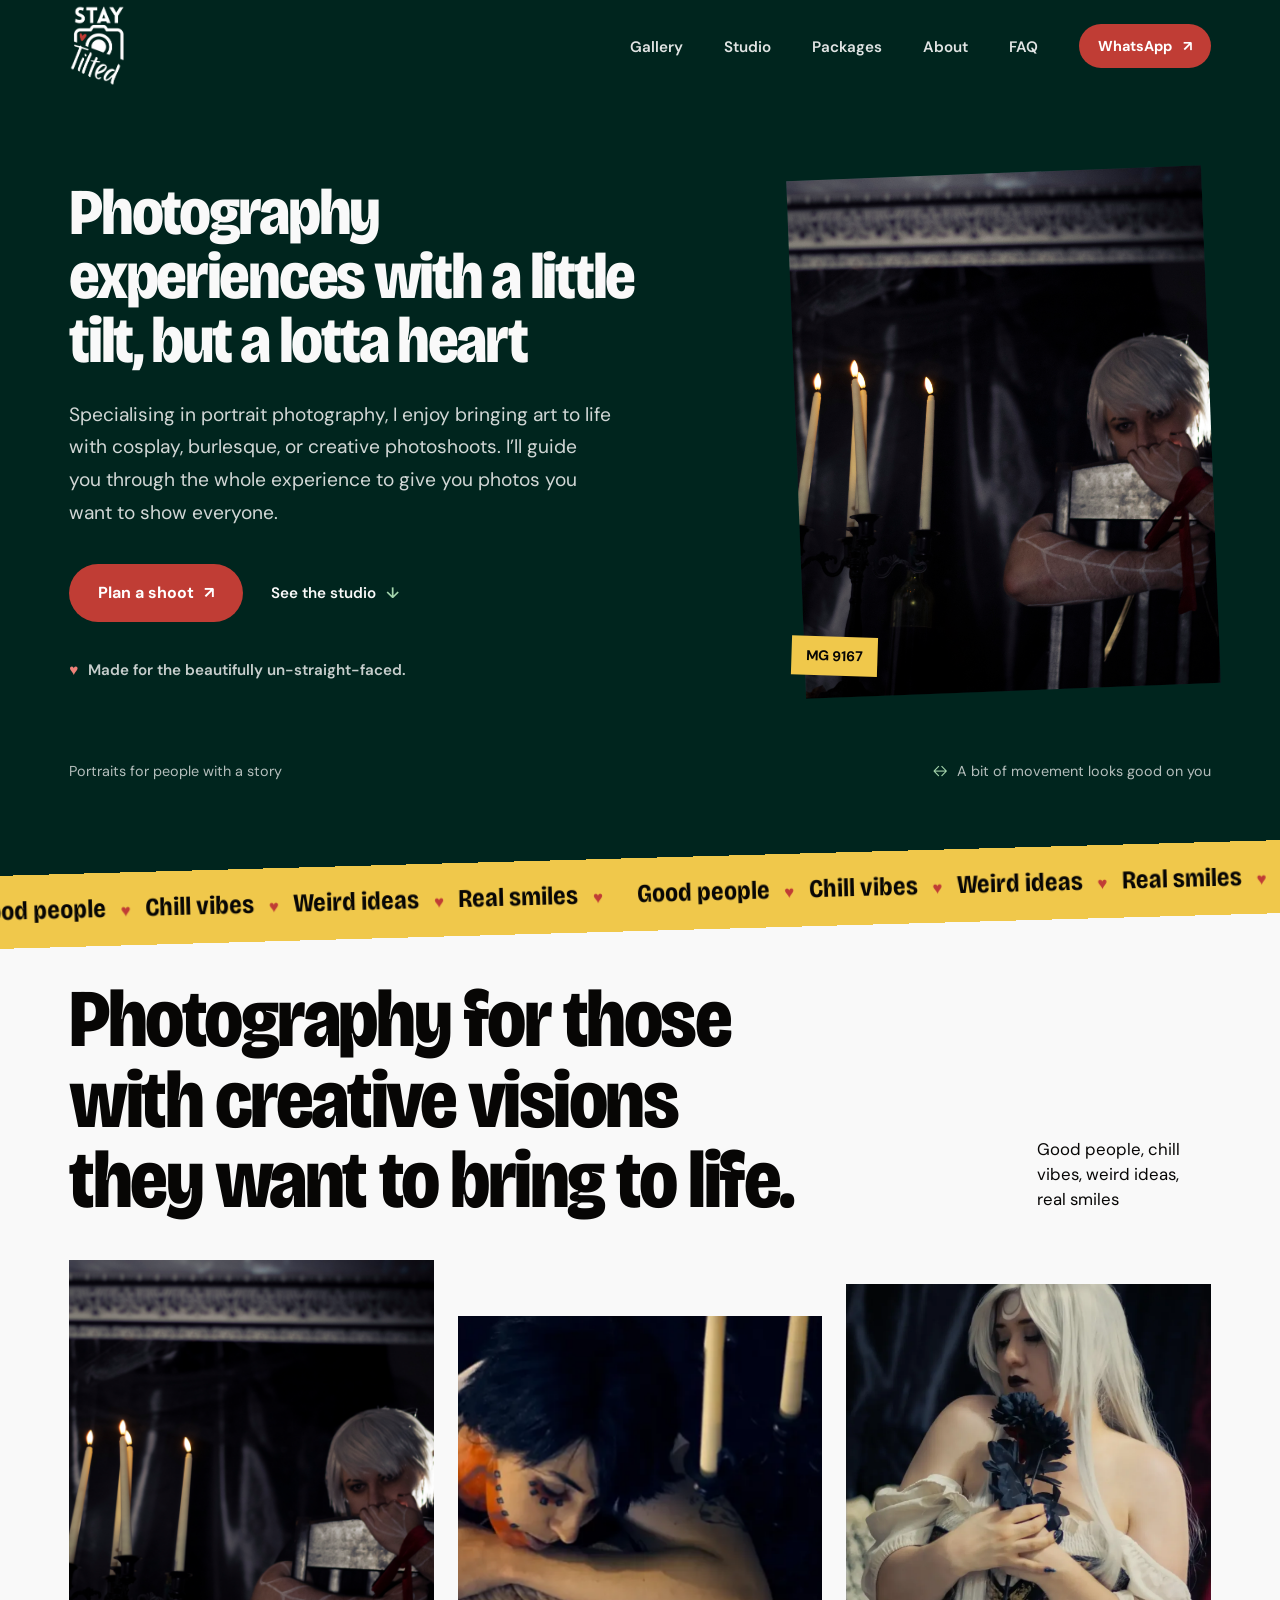
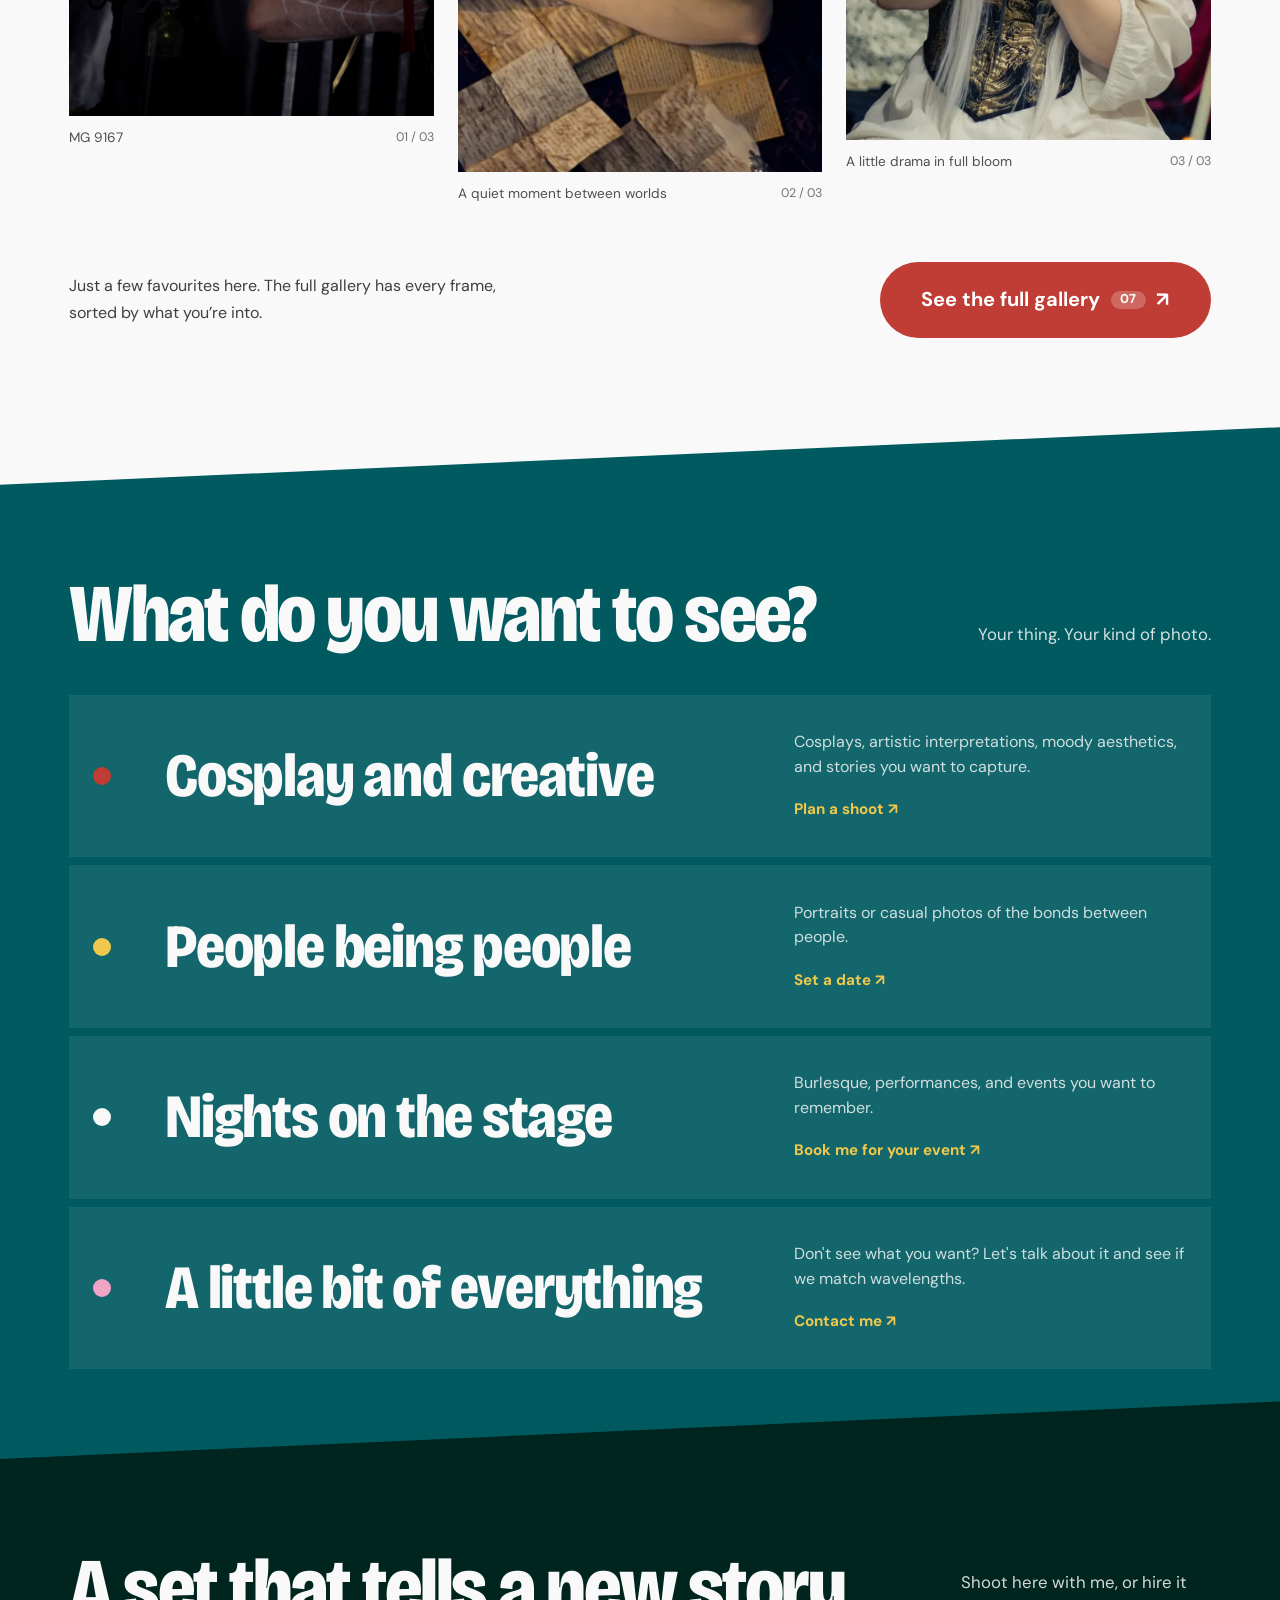
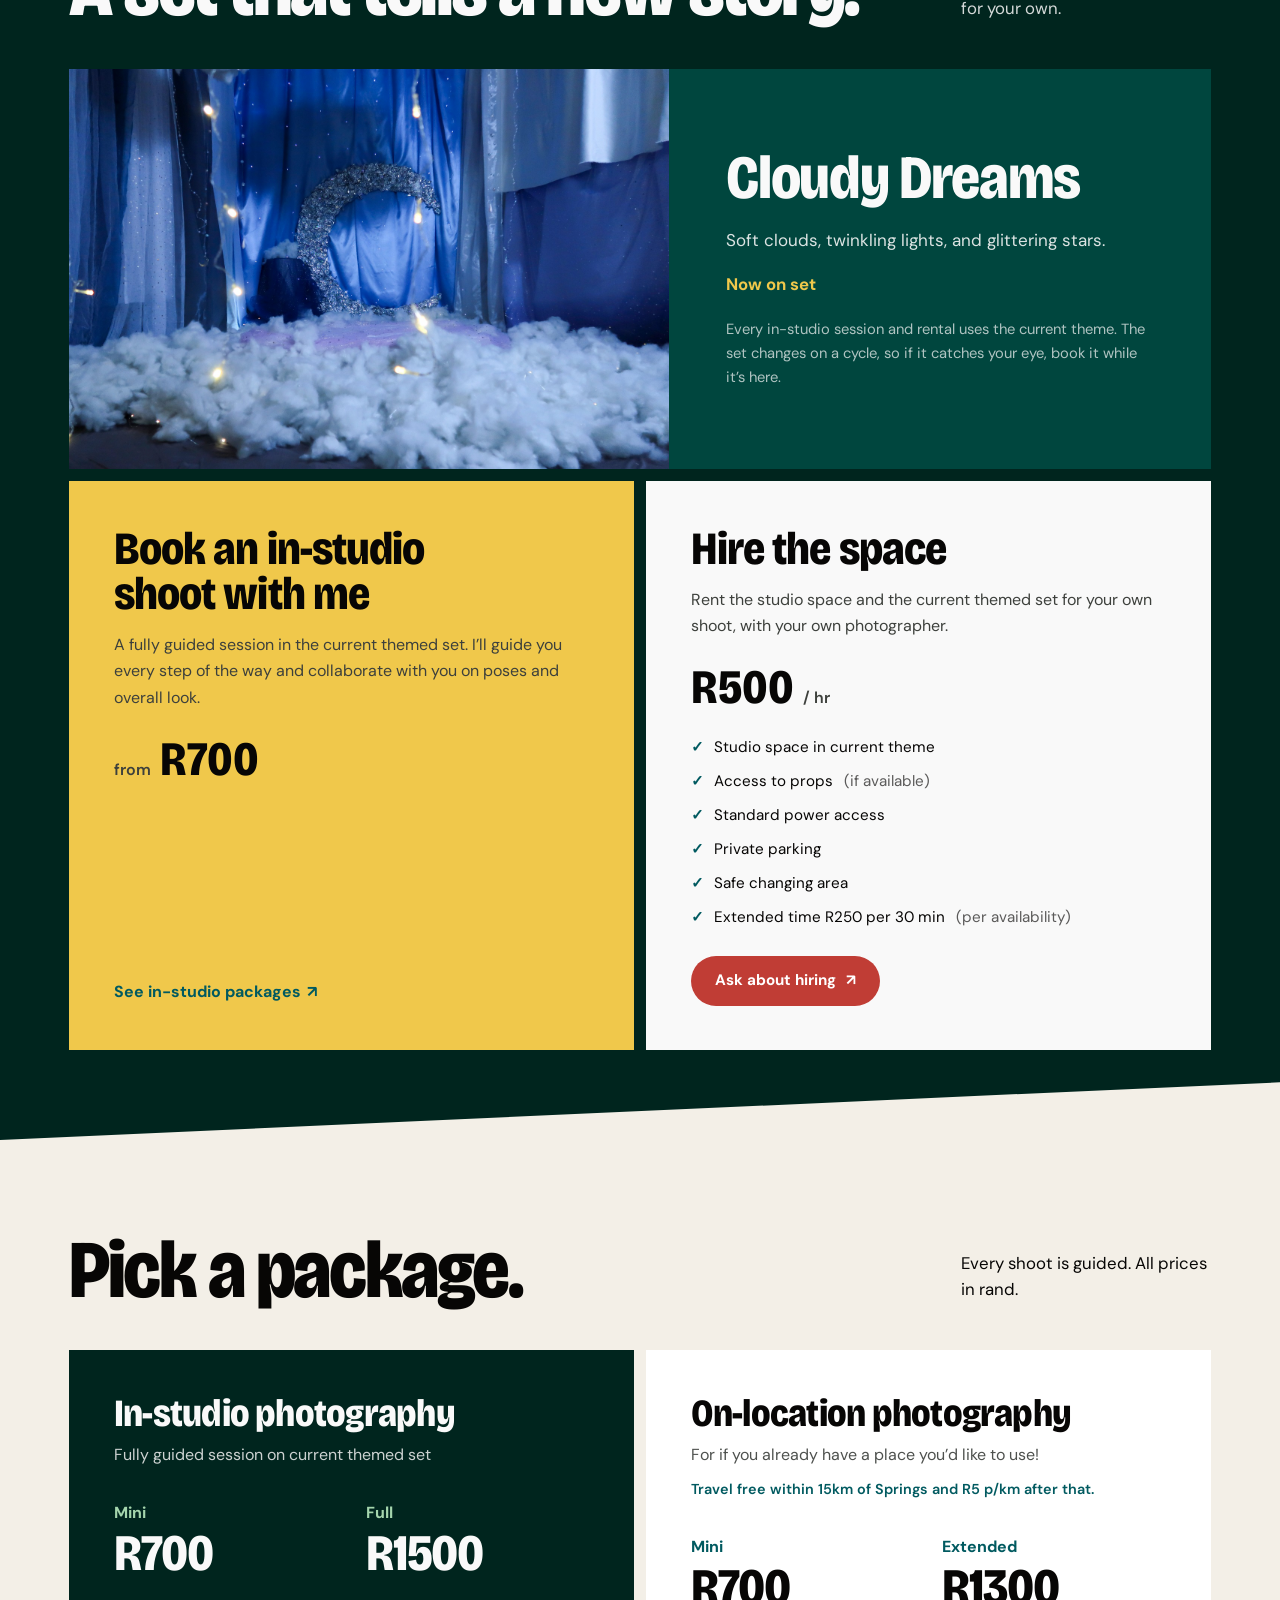
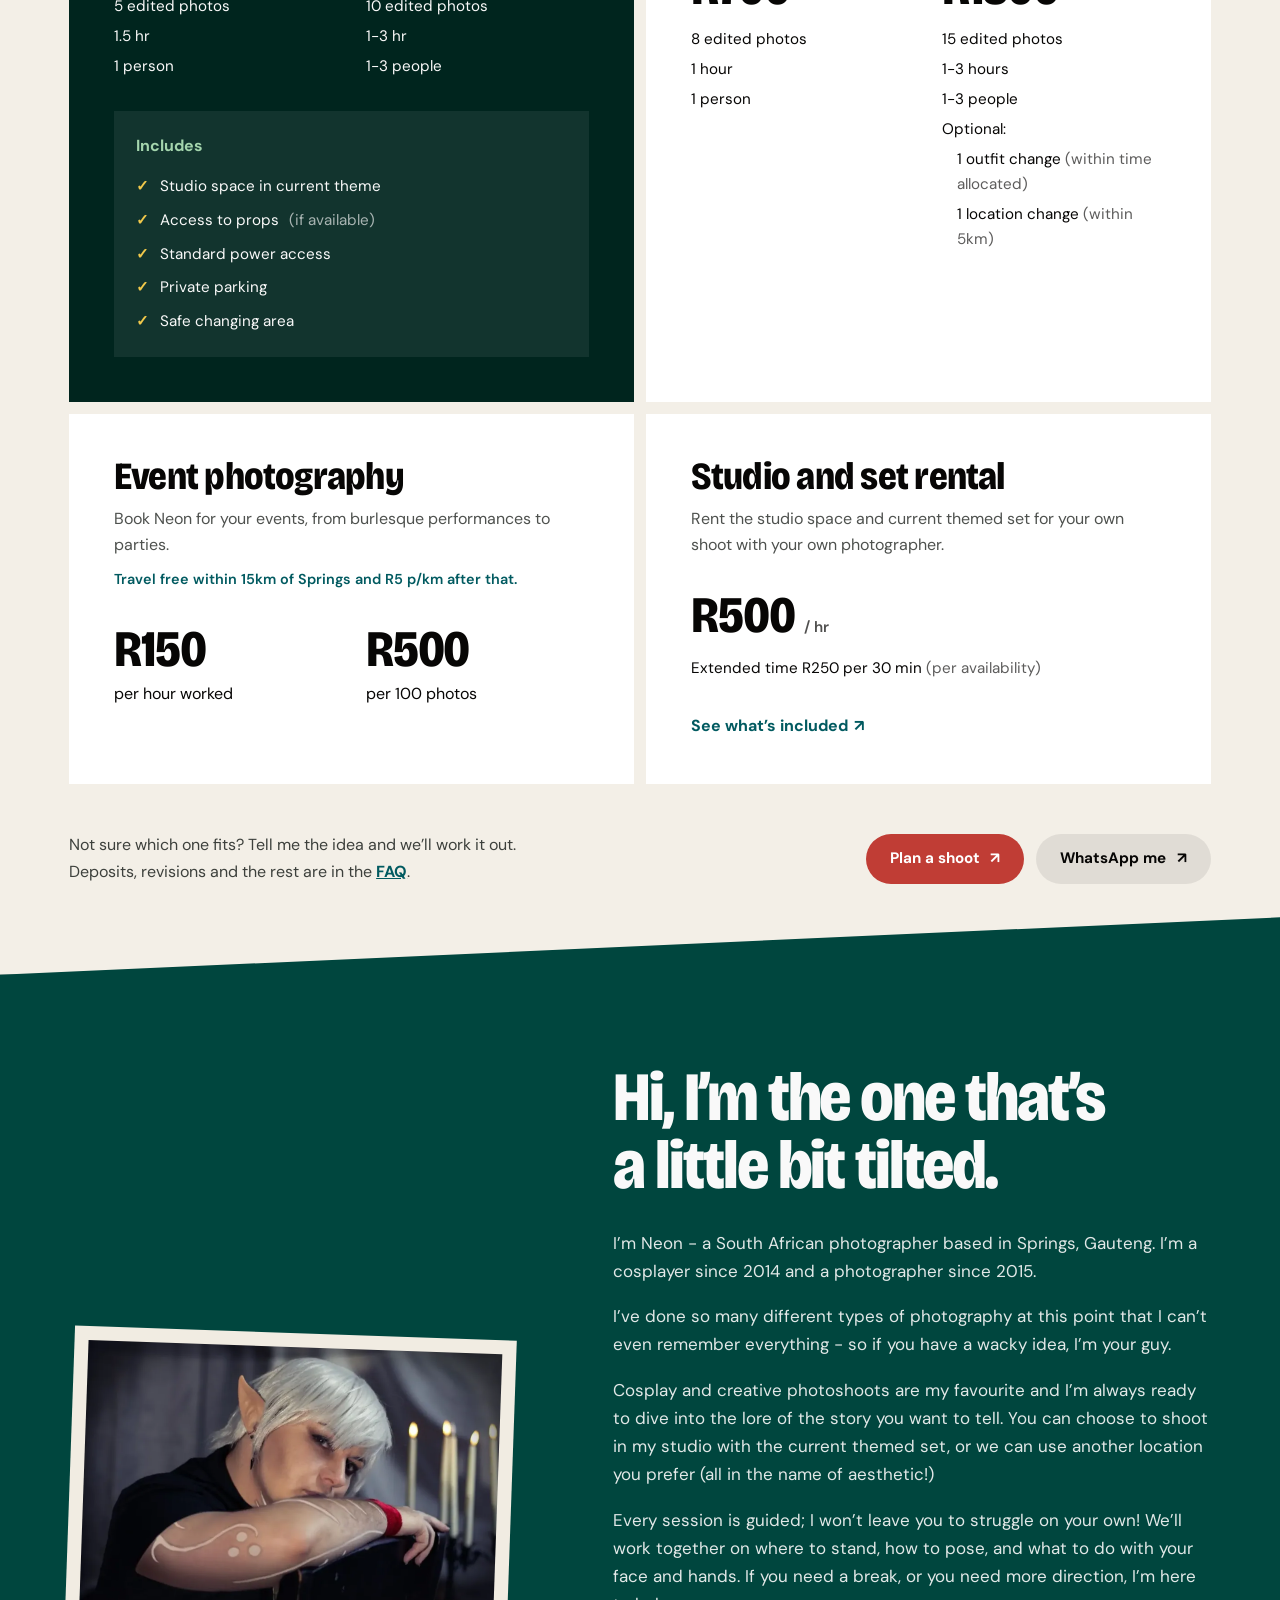
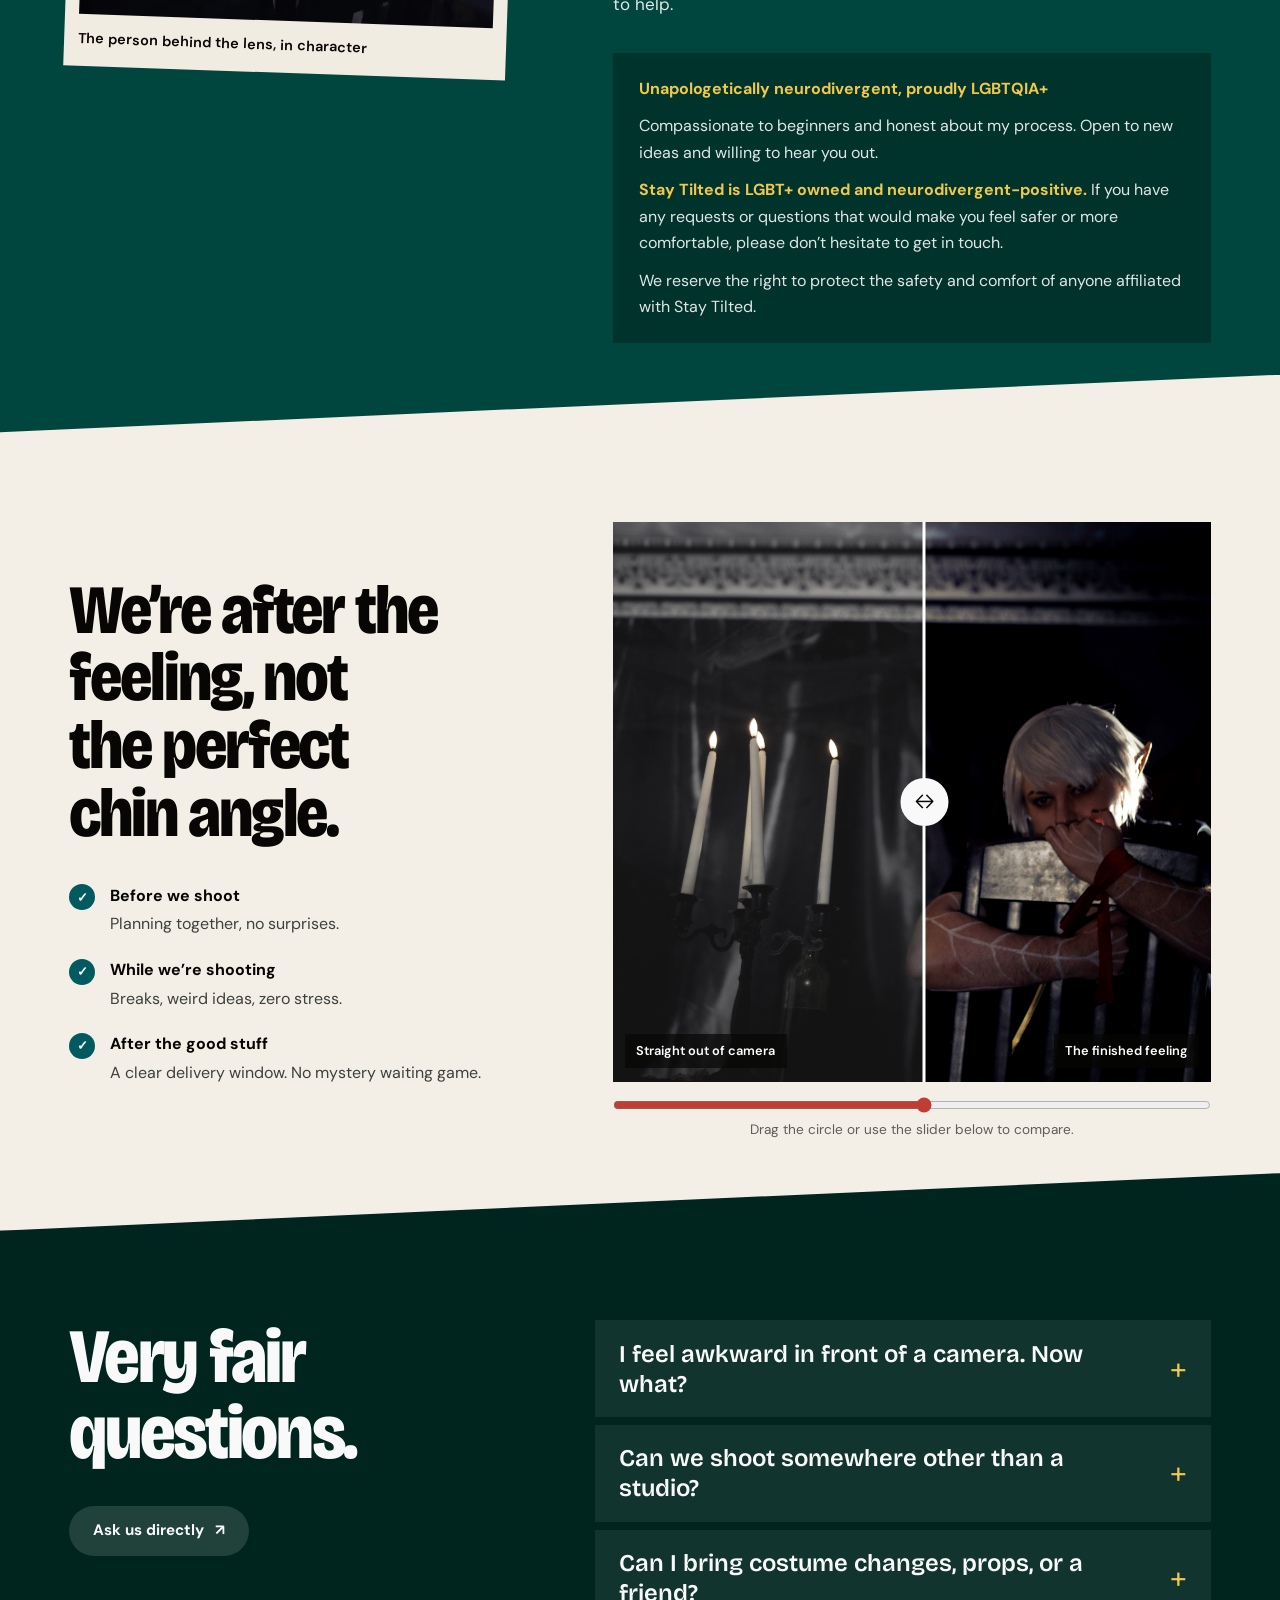
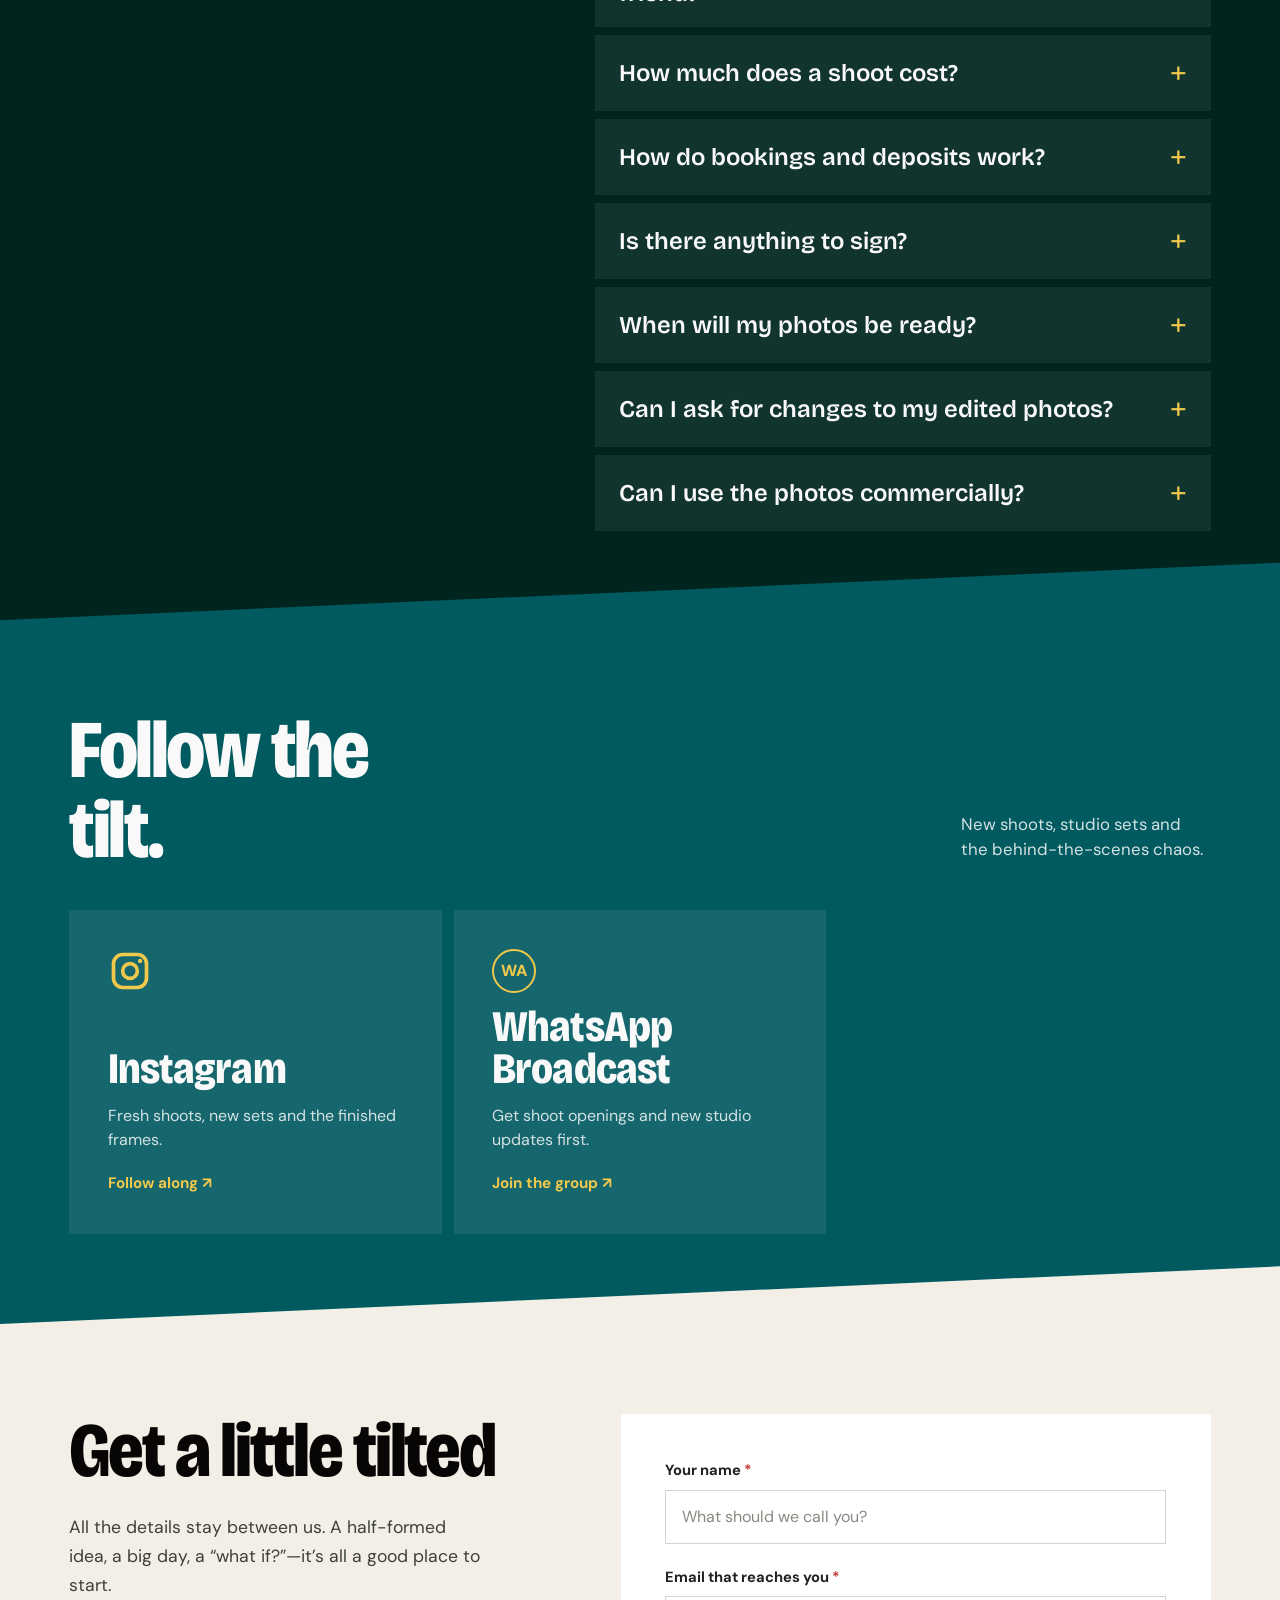
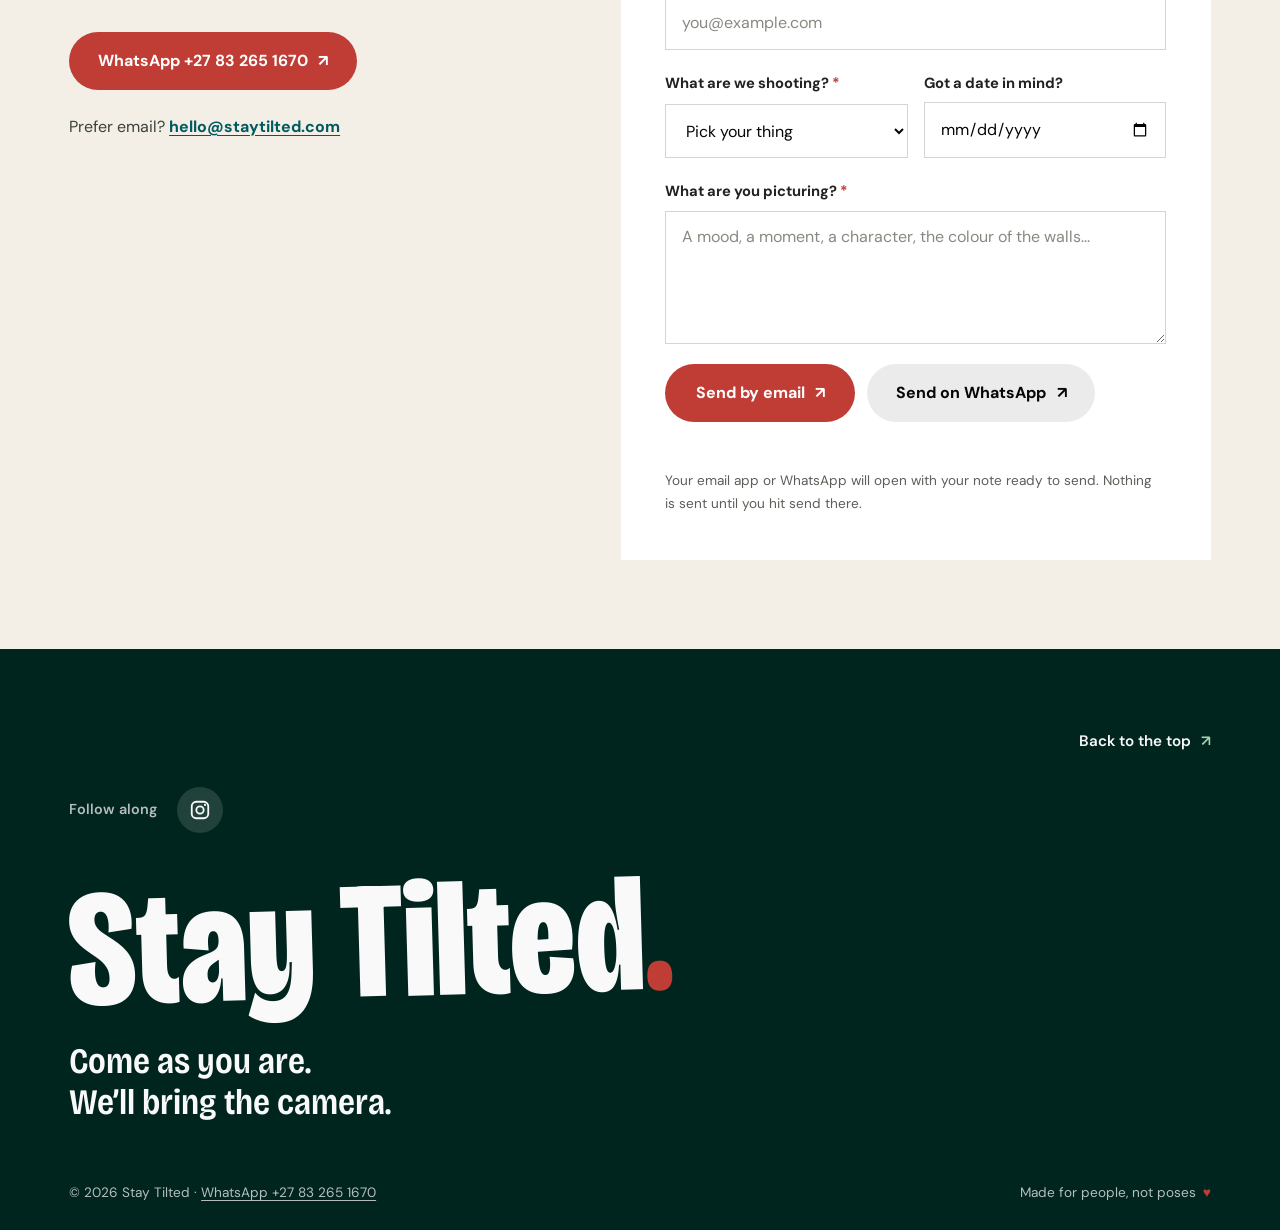
<file: index.html>
<!doctype html>
<html lang="en-ZA">
<head>
  <meta charset="utf-8">
  <meta name="viewport" content="width=device-width, initial-scale=1">
  <meta name="theme-color" content="#00251e">
  <title>Stay Tilted | Cosplay &amp; Portrait Photographer in Springs, Gauteng</title>
  <meta name="description" content="Cosplay, portrait, event and brand photographer in Springs, Gauteng. Guided shoots in a themed studio from R700, or hire the studio and set for your own shoot.">
  <meta name="robots" content="index, follow, max-image-preview:large">
  <link rel="canonical" href="https://www.staytilted.co.za/">
  <meta property="og:type" content="website">
  <meta property="og:site_name" content="Stay Tilted">
  <meta property="og:locale" content="en_ZA">
  <meta property="og:url" content="https://www.staytilted.co.za/">
  <meta property="og:title" content="Stay Tilted | Cosplay &amp; Portrait Photographer in Springs">
  <meta property="og:description" content="Cosplay, portraits, live events and creative brands. No stiff poses. Just you, with the good bits turned up.">
  <meta property="og:image" content="https://www.staytilted.co.za/assets/photos/Studio%20table.png">
  <meta property="og:image:alt" content="The Stay Tilted studio set: a table of props, pages and a touch of blue">
  <meta name="twitter:card" content="summary_large_image">
  <meta name="twitter:title" content="Stay Tilted | Cosplay &amp; Portrait Photographer in Springs">
  <meta name="twitter:description" content="Guided cosplay, portrait, event and brand shoots in a themed studio in Springs, Gauteng.">
  <meta name="twitter:image" content="https://www.staytilted.co.za/assets/photos/Studio%20table.png">
  <link rel="icon" href="assets/favicon.svg" type="image/svg+xml">
  <link rel="preconnect" href="https://fonts.googleapis.com">
  <link rel="preconnect" href="https://fonts.gstatic.com" crossorigin>
  <link href="https://fonts.googleapis.com/css2?family=Bricolage+Grotesque:opsz,wdth,wght@12..96,75..100,500..800&family=DM+Sans:wght@400;500;600;700&display=swap" rel="stylesheet">
  <link rel="stylesheet" href="styles.css">
  <script type="application/ld+json">
  {"@context":"https://schema.org","@graph":[{"@type":"WebSite","@id":"https://www.staytilted.co.za/#website","url":"https://www.staytilted.co.za/","name":"Stay Tilted","inLanguage":"en-ZA","publisher":{"@id":"https://www.staytilted.co.za/#business"}},{"@type":"ProfessionalService","@id":"https://www.staytilted.co.za/#business","name":"Stay Tilted","url":"https://www.staytilted.co.za/","description":"Cosplay, portrait, event and brand photography, plus themed studio hire in Springs, Gauteng. LGBT+ owned and neurodivergent-positive.","logo":"https://www.staytilted.co.za/Footage/Stay%20Tilted%20Logo%20black.png","image":"https://www.staytilted.co.za/assets/photos/Studio%20table.png","sameAs":["https://www.instagram.com/staytilted_photography"],"telephone":"+27832651670","priceRange":"R150 - R1500","currenciesAccepted":"ZAR","areaServed":[{"@type":"City","name":"Springs"},{"@type":"AdministrativeArea","name":"Gauteng"},{"@type":"Country","name":"South Africa"}],"address":{"@type":"PostalAddress","addressLocality":"Springs","addressRegion":"Gauteng","addressCountry":"ZA"},"knowsAbout":["Cosplay photography","Portrait photography","Event photography","Brand photography","Themed photography studio"],"hasOfferCatalog":{"@type":"OfferCatalog","name":"Photography packages","itemListElement":[{"@type":"Offer","priceCurrency":"ZAR","price":"700","itemOffered":{"@type":"Service","name":"In-studio Mini shoot","description":"1.5 hour guided session on the current themed set, 5 edited photos, 1 person."}},{"@type":"Offer","priceCurrency":"ZAR","price":"1500","itemOffered":{"@type":"Service","name":"In-studio Full shoot","description":"1 to 3 hour guided session on the current themed set, 10 edited photos, 1 to 3 people."}},{"@type":"Offer","priceCurrency":"ZAR","price":"700","itemOffered":{"@type":"Service","name":"On-location Mini shoot","description":"1 hour on-location session, 8 edited photos, 1 person. Travel free within 15km of Springs."}},{"@type":"Offer","priceCurrency":"ZAR","price":"1300","itemOffered":{"@type":"Service","name":"On-location Extended shoot","description":"1 to 3 hour on-location session, 15 edited photos, 1 to 3 people."}},{"@type":"Offer","priceCurrency":"ZAR","price":"150","itemOffered":{"@type":"Service","name":"Event photography","description":"R150 per hour worked plus R500 per 100 photos."}},{"@type":"Offer","priceCurrency":"ZAR","price":"500","itemOffered":{"@type":"Service","name":"Studio and set rental","description":"R500 per hour for the studio space and current themed set."}}]}},{"@type":"FAQPage","mainEntity":[{"@type":"Question","name":"I feel awkward in front of a camera. Now what?","acceptedAnswer":{"@type":"Answer","text":"Same as most people, honestly. We keep things moving, give you something to do, and never expect you to magically know how to pose. You can take a breather whenever you need one."}},{"@type":"Question","name":"Can we shoot somewhere other than a studio?","acceptedAnswer":{"@type":"Answer","text":"Absolutely. Your favourite coffee shop, a quiet bit of coastline, a convention floor, your own living room. On-location sessions travel free within 15km of Springs, then R5 per km after that."}},{"@type":"Question","name":"Can I bring costume changes, props, or a friend?","acceptedAnswer":{"@type":"Answer","text":"Please do. Bring the outfit, the prop, the hype person, and anything else that helps you feel at home in front of the camera. Additional studio props may be made available on request."}},{"@type":"Question","name":"How much does a shoot cost?","acceptedAnswer":{"@type":"Answer","text":"Packages start at R700. In-studio shoots are R700 (Mini) or R1500 (Full), on-location shoots are R700 or R1300, event photography is R150 per hour plus R500 per 100 photos, and studio hire is R500 per hour."}},{"@type":"Question","name":"How do bookings and deposits work?","acceptedAnswer":{"@type":"Answer","text":"Bookings are by appointment only. A deposit confirms your booking and is non-refundable if cancelled with less than 5 days' notice, but may be transferred to a new date once, subject to availability."}},{"@type":"Question","name":"Is there anything to sign?","acceptedAnswer":{"@type":"Answer","text":"Everyone on set signs an indemnity waiver beforehand. Damage to the set, studio or props will incur a fee."}},{"@type":"Question","name":"When will my photos be ready?","acceptedAnswer":{"@type":"Answer","text":"We give you a delivery window before we shoot and keep you in the loop."}},{"@type":"Question","name":"Can I ask for changes to my edited photos?","acceptedAnswer":{"@type":"Answer","text":"Edited photos include one (1) free revision. Multiple revisions will be charged for."}},{"@type":"Question","name":"Can I use the photos commercially?","acceptedAnswer":{"@type":"Answer","text":"All photos paid for are free for the models and photographers to use for commercial purposes without mandatory credit, but credit is appreciated."}}]}]}
  </script>
  <script>document.documentElement.classList.add('js');</script>
</head>
<body>
  <svg width="0" height="0" style="position:absolute" aria-hidden="true" focusable="false">
    <symbol id="i-instagram" viewBox="0 0 24 24"><rect x="3" y="3" width="18" height="18" rx="5" fill="none" stroke="currentColor" stroke-width="2"/><circle cx="12" cy="12" r="4" fill="none" stroke="currentColor" stroke-width="2"/><circle cx="17.5" cy="6.5" r="1.2" fill="currentColor"/></symbol>
    <symbol id="i-tiktok" viewBox="0 0 24 24"><path fill="currentColor" d="M16.6 5.82A4.28 4.28 0 0 1 15.54 3h-3.09v12.4a2.59 2.59 0 0 1-2.59 2.5c-1.42 0-2.6-1.16-2.6-2.6 0-1.72 1.66-3.01 3.37-2.48V9.66c-3.45-.46-6.47 2.22-6.47 5.64 0 3.33 2.76 5.7 5.73 5.7 3.17 0 5.75-2.58 5.75-5.7V8.97a7.3 7.3 0 0 0 4.3 1.38V7.3s-1.88.09-3.24-1.48z"/></symbol>
    <symbol id="i-facebook" viewBox="0 0 24 24"><path fill="currentColor" d="M24 12.07C24 5.45 18.63.07 12 .07S0 5.45 0 12.07c0 5.99 4.39 10.95 10.13 11.85v-8.39H7.08v-3.47h3.05V9.43c0-3.01 1.79-4.67 4.53-4.67 1.31 0 2.69.23 2.69.23v2.95h-1.52c-1.49 0-1.96.93-1.96 1.87v2.25h3.33l-.53 3.47h-2.8v8.39C19.61 23.02 24 18.06 24 12.07z"/></symbol>
  </svg>
  <a class="skip-link" href="#main">Skip to content</a>
  <header class="site-header">
    <nav class="nav container" aria-label="Main navigation">
      <a class="brand" href="#top" aria-label="Stay Tilted, back to top">
        <img class="brand-logo" src="Footage/Stay%20Tilted%20Logo%20white.png" alt="Stay Tilted">
      </a>
      <button class="nav-toggle" type="button" aria-expanded="false" aria-controls="nav-links" aria-label="Open menu">
        <span></span><span></span>
      </button>
      <ul class="nav-links" id="nav-links">
        <li><a href="gallery.html">Gallery</a></li>
        <li><a href="#studio">Studio</a></li>
        <li><a href="#packages">Packages</a></li>
        <li><a href="#about">About</a></li>
        <li><a href="#faq">FAQ</a></li>
        <li><a class="btn btn--red nav-cta" href="https://wa.me/27832651670?text=Hi%20Stay%20Tilted%2C%20I%27d%20like%20to%20ask%20about%20a%20shoot." target="_blank" rel="noopener">WhatsApp <span aria-hidden="true">↗</span></a></li>
      </ul>
    </nav>
  </header>

  <main id="main">
    <section class="hero" id="top" aria-labelledby="hero-title">
      <div class="container hero-layout">
        <div class="hero-copy">
          <h1 id="hero-title">Photography experiences with a little tilt, but a lotta heart</h1>
          <p class="hero-intro">Specialising in portrait photography, I enjoy bringing art to life with cosplay, burlesque, or creative photoshoots. I’ll guide you through the whole experience to give you photos you want to show everyone.</p>
          <div class="hero-actions">
            <a class="btn btn--red btn--large" href="#contact">Plan a shoot <span aria-hidden="true">↗</span></a>
            <a class="under-link" href="#studio">See the studio <span aria-hidden="true">↓</span></a>
          </div>
          <p class="signature"><span aria-hidden="true">♥</span> Made for the beautifully un-straight-faced.</p>
        </div>
        <div class="hero-collage" aria-label="A portrait from the Stay Tilted studio">
          <figure class="hero-photo">
            <img class="library-photo is-unloaded" data-library-photo="featured" alt="" fetchpriority="high">
            <figcaption class="photo-caption"></figcaption>
          </figure>
        </div>
      </div>
      <div class="hero-bottom container">
        <span>Portraits for people with a story</span>
        <span><span aria-hidden="true">↔</span> A bit of movement looks good on you</span>
      </div>
    </section>

    <div class="ticker" aria-label="Good people, chill vibes, weird ideas, real smiles">
      <div class="ticker-track" aria-hidden="true">
        <span>Good people <b>♥</b> Chill vibes <b>♥</b> Weird ideas <b>♥</b> Real smiles <b>♥</b> </span>
        <span>Good people <b>♥</b> Chill vibes <b>♥</b> Weird ideas <b>♥</b> Real smiles <b>♥</b> </span>
      </div>
    </div>

    <section class="section work on-light" id="work" aria-labelledby="work-title">
      <div class="container">
        <div class="section-heading work-heading">
          <div>
            <h2 id="work-title">Photography for those with creative visions they want to bring to life.</h2>
          </div>
          <p class="heading-aside">Good people, chill vibes, weird ideas, real smiles</p>
        </div>
        <div class="gallery" data-limit="3" aria-live="polite">
        </div>
        <p class="gallery-empty" role="status">Loading photos from the studio library…</p>
        <div class="work-cta">
          <p>Just a few favourites here. The full gallery has every frame, sorted by what you’re into.</p>
          <a class="btn btn--red btn--large" href="gallery.html">See the full gallery <span class="count-pill" id="gallery-total"></span> <span aria-hidden="true">↗</span></a>
        </div>
      </div>
    </section>

    <section class="section services" id="vibe" aria-labelledby="vibe-title">
      <div class="container">
        <div class="section-heading services-heading">
          <div>
            <h2 id="vibe-title">What do you want to see?</h2>
          </div>
          <p class="heading-aside">Your thing. Your <em>kind</em> of photo.</p>
        </div>
        <div class="service-grid">
          <article class="service-card service-card--play">
            <span class="service-symbol" aria-hidden="true"></span>
            <h3>Cosplay and creative</h3>
            <p>Cosplays, artistic interpretations, moody aesthetics, and stories you want to capture.</p>
            <a href="#contact" data-type="Cosplay">Plan a shoot <span aria-hidden="true">↗</span></a>
          </article>
          <article class="service-card service-card--be">
            <span class="service-symbol" aria-hidden="true"></span>
            <h3>People being people</h3>
            <p>Portraits or casual photos of the bonds between people.</p>
            <a href="#contact" data-type="Portraits">Set a date <span aria-hidden="true">↗</span></a>
          </article>
          <article class="service-card service-card--feel">
            <span class="service-symbol" aria-hidden="true"></span>
            <h3>Nights on the stage</h3>
            <p>Burlesque, performances, and events you want to remember.</p>
            <a href="#contact" data-type="Events">Book me for your event <span aria-hidden="true">↗</span></a>
          </article>
          <article class="service-card service-card--make">
            <span class="service-symbol" aria-hidden="true"></span>
            <h3>A little bit of everything</h3>
            <p>Don't see what you want? Let's talk about it and see if we match wavelengths.</p>
            <a href="#contact" data-type="Something else">Contact me <span aria-hidden="true">↗</span></a>
          </article>
        </div>
      </div>
    </section>

    <section class="section studio" id="studio" aria-labelledby="studio-title">
      <div class="container">
        <div class="section-heading studio-heading">
          <div>
            <h2 id="studio-title">A set that tells a new story.</h2>
          </div>
          <p class="heading-aside">Shoot here with me, or <em>hire it</em> for your own.</p>
        </div>

        <!-- Filled from assets/theme.json. Hidden until it loads. -->
        <article class="theme-card" id="theme-card" hidden>
          <figure class="theme-photo"><img id="theme-image" alt="" loading="lazy"></figure>
          <div class="theme-body">
            <h3 id="theme-name"></h3>
            <p id="theme-blurb"></p>
            <p class="theme-until" id="theme-until">Now on set</p>
            <p class="theme-note">Every in-studio session and rental uses the current theme. The set changes on a cycle, so if it catches your eye, book it while it’s here.</p>
          </div>
        </article>

        <div class="studio-paths">
          <article class="path">
            <h3>Book an in-studio shoot with me</h3>
            <p>A fully guided session in the current themed set. I’ll guide you every step of the way and collaborate with you on poses and overall look.</p>
            <p class="path-price"><small>from</small> R700</p>
            <a class="path-link" href="#packages">See in-studio packages <span aria-hidden="true">↗</span></a>
          </article>
          <article class="path">
            <h3>Hire the space</h3>
            <p>Rent the studio space and the current themed set for your own shoot, with your own photographer.</p>
            <p class="path-price">R500 <small>/ hr</small></p>
            <ul class="checklist">
              <li>Studio space in current theme</li>
              <li>Access to props <span class="soft">(if available)</span></li>
              <li>Standard power access</li>
              <li>Private parking</li>
              <li>Safe changing area</li>
              <li>Extended time R250 per 30 min <span class="soft">(per availability)</span></li>
            </ul>
            <a class="btn btn--red" href="#contact" data-type="Studio hire">Ask about hiring <span aria-hidden="true">↗</span></a>
          </article>
        </div>
      </div>
    </section>

    <section class="section packages on-light" id="packages" aria-labelledby="packages-title">
      <div class="container">
        <div class="section-heading packages-heading">
          <div>
            <h2 id="packages-title">Pick a package.</h2>
          </div>
          <p class="heading-aside">Every shoot is <em>guided.</em> All prices in rand.</p>
        </div>

        <div class="pack-grid">
          <article class="pack pack--feature">
            <h3>In-studio photography</h3>
            <p class="pack-sub">Fully guided session on current themed set</p>
            <div class="tiers">
              <div class="tier">
                <h4>Mini</h4>
                <p class="tier-price">R700</p>
                <ul><li>5 edited photos</li><li>1.5 hr</li><li>1 person</li></ul>
              </div>
              <div class="tier">
                <h4>Full</h4>
                <p class="tier-price">R1500</p>
                <ul><li>10 edited photos</li><li>1-3 hr</li><li>1-3 people</li></ul>
              </div>
            </div>
            <div class="pack-includes">
              <h4>Includes</h4>
              <ul class="checklist">
                <li>Studio space in current theme</li>
                <li>Access to props <span class="soft">(if available)</span></li>
                <li>Standard power access</li>
                <li>Private parking</li>
                <li>Safe changing area</li>
              </ul>
            </div>
          </article>

          <article class="pack">
            <h3>On-location photography</h3>
            <p class="pack-sub">For if you already have a place you’d like to use!</p>
            <p class="pack-note">Travel free within 15km of Springs and R5 p/km after that.</p>
            <div class="tiers">
              <div class="tier">
                <h4>Mini</h4>
                <p class="tier-price">R700</p>
                <ul><li>8 edited photos</li><li>1 hour</li><li>1 person</li></ul>
              </div>
              <div class="tier">
                <h4>Extended</h4>
                <p class="tier-price">R1300</p>
                <ul>
                  <li>15 edited photos</li><li>1-3 hours</li><li>1-3 people</li>
                  <li>Optional:
                    <ul class="sub">
                      <li>1 outfit change <span class="soft">(within time allocated)</span></li>
                      <li>1 location change <span class="soft">(within 5km)</span></li>
                    </ul>
                  </li>
                </ul>
              </div>
            </div>
          </article>

          <article class="pack">
            <h3>Event photography</h3>
            <p class="pack-sub">Book Neon for your events, from burlesque performances to parties.</p>
            <p class="pack-note">Travel free within 15km of Springs and R5 p/km after that.</p>
            <div class="tiers">
              <div class="tier">
                <p class="tier-price">R150</p>
                <p class="tier-label">per hour worked</p>
              </div>
              <div class="tier">
                <p class="tier-price">R500</p>
                <p class="tier-label">per 100 photos</p>
              </div>
            </div>
          </article>

          <article class="pack">
            <h3>Studio and set rental</h3>
            <p class="pack-sub">Rent the studio space and current themed set for your own shoot with your own photographer.</p>
            <div class="tiers">
              <div class="tier">
                <p class="tier-price">R500 <small>/ hr</small></p>
                <ul><li>Extended time R250 per 30 min <span class="soft">(per availability)</span></li></ul>
              </div>
            </div>
            <a class="path-link pack-link" href="#studio">See what’s included <span aria-hidden="true">↗</span></a>
          </article>
        </div>

        <div class="pack-cta">
          <p>Not sure which one fits? Tell me the idea and we’ll work it out. Deposits, revisions and the rest are in the <a href="#faq">FAQ</a>.</p>
          <div class="pack-cta-actions">
            <a class="btn btn--red" href="#contact">Plan a shoot <span aria-hidden="true">↗</span></a>
            <a class="btn btn--outline-dark" href="https://wa.me/27832651670?text=Hi%20Stay%20Tilted%2C%20I%27d%20like%20to%20ask%20about%20a%20package." target="_blank" rel="noopener">WhatsApp me <span aria-hidden="true">↗</span></a>
          </div>
        </div>
      </div>
    </section>

    <section class="section about" id="about" aria-labelledby="about-title">
      <div class="container about-grid">
        <figure class="about-photo">
          <img src="assets/photos/meet%20the%20photographer%20in%20cosplay.png" alt="The photographer, dressed in cosplay" loading="lazy">
          <figcaption>The person behind the lens, in character</figcaption>
        </figure>
        <div class="about-copy">
          <h2 id="about-title">Hi, I’m the one that’s a little bit tilted.</h2>
          <p>I’m Neon - a South African photographer based in Springs, Gauteng. I’m a cosplayer since 2014 and a photographer since 2015.</p>
          <p>I’ve done so many different types of photography at this point that I can’t even remember everything - so if you have a wacky idea, I’m your guy.</p>
          <p>Cosplay and creative photoshoots are my favourite and I’m always ready to dive into the lore of the story you want to tell. You can choose to shoot in my studio with the current themed set, or we can use another location you prefer (all in the name of aesthetic!)</p>
          <p>Every session is guided; I won’t leave you to struggle on your own! We’ll work together on where to stand, how to pose, and what to do with your face and hands. If you need a break, or you need more direction, I’m here to help.</p>
          <div class="about-note">
            <p><strong>Unapologetically neurodivergent, proudly LGBTQIA+</strong></p>
            <p>Compassionate to beginners and honest about my process. Open to new ideas and willing to hear you out.</p>
            <p><strong>Stay Tilted is LGBT+ owned and neurodivergent-positive.</strong> If you have any requests or questions that would make you feel safer or more comfortable, please don’t hesitate to get in touch.</p>
            <p>We reserve the right to protect the safety and comfort of anyone affiliated with Stay Tilted.</p>
          </div>
        </div>
      </div>
    </section>

    <section class="section promise on-light" id="promise" aria-labelledby="promise-title">
      <div class="container promise-grid">
        <div class="promise-copy">
          <h2 id="promise-title">We’re after the <em>feeling</em>, not the perfect chin angle.</h2>
          <ul class="promise-list">
            <li><span aria-hidden="true">✓</span><p><strong>Before we shoot</strong> Planning together, no surprises.</p></li>
            <li><span aria-hidden="true">✓</span><p><strong>While we’re shooting</strong> Breaks, weird ideas, zero stress.</p></li>
            <li><span aria-hidden="true">✓</span><p><strong>After the good stuff</strong> A clear delivery window. No mystery waiting game.</p></li>
          </ul>
        </div>
        <div class="comparison">
          <div class="comparison-frame" id="comparison-frame" style="--split: 52%">
            <img class="comparison-base library-photo is-unloaded" data-library-photo="comparison-base" alt="" loading="lazy" draggable="false">
            <img class="comparison-finish library-photo is-unloaded" data-library-photo="comparison-finish" alt="" aria-hidden="true" loading="lazy" draggable="false">
            <span class="comparison-label comparison-label--left">Straight out of camera</span>
            <span class="comparison-label comparison-label--right">The finished feeling</span>
            <span class="comparison-divider" aria-hidden="true"><span>↔</span></span>
          </div>
          <label class="sr-only" for="comparison-range">Compare straight out of camera with the finished photo</label>
          <input class="comparison-range" id="comparison-range" type="range" min="0" max="100" value="52" aria-valuetext="52 percent finished photo">
          <p class="comparison-hint">Drag the circle or use the slider below to compare.</p>
        </div>
      </div>
    </section>

    <section class="section faq" id="faq" aria-labelledby="faq-title">
      <div class="container faq-grid">
        <div class="faq-intro">
          <h2 id="faq-title">Very fair<br><em>questions.</em></h2>
          <a class="btn btn--outline" href="#contact">Ask us directly <span aria-hidden="true">↗</span></a>
        </div>
        <div class="questions">
          <details>
            <summary>I feel awkward in front of a camera. Now what?</summary>
            <p>Same as most people, honestly. We keep things moving, give you something to do, and never expect you to magically know how to pose. You can take a breather whenever you need one.</p>
          </details>
          <details>
            <summary>Can we shoot somewhere other than a studio?</summary>
            <p>Absolutely. We’ll find a place that feels comfortable or matches your vision. On-location sessions' travel is free within 15km of Springs, then R5 per km after that.</p>
          </details>
          <details>
            <summary>Can I bring costume changes, props, or a friend?</summary>
            <p>Please do! Bring the outfit, the prop, the hype person, and anything else that helps you feel at home in front of the camera. Additional studio props may be made available on request. Just remember the time limit!</p>
          </details>
          <details>
            <summary>How much does a shoot cost?</summary>
            <p>Packages start at R700. Have a look at the packages above, or tell us a little about the idea and we’ll confirm everything before anything is booked.</p>
          </details>
          <details>
            <summary>How do bookings and deposits work?</summary>
            <p>Bookings are by appointment only. A deposit confirms your booking and is non-refundable if cancelled with less than 5 days’ notice, but may be transferred to a new date once, subject to availability.</p>
          </details>
          <details>
            <summary>Is there anything to sign?</summary>
            <p>Everyone on set signs an indemnity waiver beforehand. Damage to the set, studio or props will incur a fee.</p>
          </details>
          <details>
            <summary>When will my photos be ready?</summary>
            <p>We’ll give you a delivery window before we shoot and keep you in the loop. No vanishing acts, no mystery waiting game.</p>
          </details>
          <details>
            <summary>Can I ask for changes to my edited photos?</summary>
            <p>Edited photos include one (1) free revision. Multiple revisions will be charged for.</p>
          </details>
          <details>
            <summary>Can I use the photos commercially?</summary>
            <p>All paid photos are free for the models and photographers to use for commercial purposes without mandatory credit, but credit is still appreciated!</p>
          </details>
        </div>
      </div>
    </section>

    <section class="section social" id="social" aria-labelledby="social-title">
      <div class="container">
        <div class="section-heading social-heading">
          <div>
            <h2 id="social-title">Follow the<br>tilt.</h2>
          </div>
          <p class="heading-aside">New shoots, studio sets and the <em>behind-the-scenes</em> chaos.</p>
        </div>
        <div class="social-grid">
          <!-- TikTok and Facebook cards removed until those accounts exist -->
          <a class="social-card" href="https://www.instagram.com/staytilted_photography" target="_blank" rel="noopener">
            <svg class="social-icon" aria-hidden="true"><use href="#i-instagram"/></svg>
            <h3>Instagram</h3>
            <p>Fresh shoots, new sets and the finished frames.</p>
            <span class="social-go">Follow along <span aria-hidden="true">↗</span></span>
          </a>
          <a class="social-card" href="https://chat.whatsapp.com/CgTaluMoGWV9C4NAJb2V91" target="_blank" rel="noopener">
            <span class="social-icon broadcast-icon" aria-hidden="true">WA</span>
            <h3>WhatsApp Broadcast</h3>
            <p>Get shoot openings and new studio updates first.</p>
            <span class="social-go">Join the group <span aria-hidden="true">↗</span></span>
          </a>
        </div>
      </div>
    </section>

    <section class="section contact on-light" id="contact" aria-labelledby="contact-title">
      <div class="container contact-grid">
        <div class="contact-copy">
          <h2 id="contact-title">Get a little tilted</h2>
          <p class="contact-intro">All the details stay between us. A half-formed idea, a big day, a “what if?”—it’s all a good place to start.</p>
          <a class="btn btn--red btn--large contact-wa" href="https://wa.me/27832651670?text=Hi%20Stay%20Tilted%2C%20I%27d%20like%20to%20ask%20about%20a%20shoot." target="_blank" rel="noopener">WhatsApp +27 83 265 1670 <span aria-hidden="true">↗</span></a>
          <p class="contact-email">Prefer email? <a href="mailto:hello@staytilted.com">hello@staytilted.com</a></p>
        </div>
        <form class="form" id="enquiry" action="mailto:hello@staytilted.com" method="post" enctype="text/plain" data-email="hello@staytilted.com" data-whatsapp="27832651670" data-supabase-url="" data-supabase-key="" novalidate>
          <div class="field">
            <label for="f-name">Your name <span aria-hidden="true">*</span></label>
            <input id="f-name" name="name" type="text" autocomplete="name" placeholder="What should we call you?" required>
            <span class="field-error" id="name-error"></span>
          </div>
          <div class="field">
            <label for="f-email">Email that reaches you <span aria-hidden="true">*</span></label>
            <input id="f-email" name="email" type="email" autocomplete="email" placeholder="you@example.com" required>
            <span class="field-error" id="email-error"></span>
          </div>
          <div class="form-row">
            <div class="field">
              <label for="f-type">What are we shooting? <span aria-hidden="true">*</span></label>
              <select id="f-type" name="type" required>
                <option value="" selected disabled>Pick your thing</option>
                <option>Cosplay</option><option>Portraits</option><option>Events</option><option>Brands</option><option>Studio hire</option><option>Something else</option>
              </select>
              <span class="field-error" id="type-error"></span>
            </div>
            <div class="field">
              <label for="f-date">Got a date in mind?</label>
              <input id="f-date" name="date" type="date">
            </div>
          </div>
          <div class="field">
            <label for="f-message">What are you picturing? <span aria-hidden="true">*</span></label>
            <textarea id="f-message" name="message" rows="4" placeholder="A mood, a moment, a character, the colour of the walls..." required></textarea>
            <span class="field-error" id="message-error"></span>
          </div>
          <div class="field" aria-hidden="true" style="position:absolute;left:-9999px">
            <label>Leave this empty <input name="website" type="text" tabindex="-1" autocomplete="off"></label>
          </div>
          <div class="form-actions">
            <button class="btn btn--red btn--large submit-btn" type="submit"><span class="submit-label">Send by email</span><span aria-hidden="true">↗</span></button>
            <button class="btn btn--outline-dark btn--large" type="button" id="wa-send">Send on WhatsApp <span aria-hidden="true">↗</span></button>
          </div>
          <p class="form-status" id="form-status" role="status" aria-live="polite"></p>
          <p class="form-small">Your email app or WhatsApp will open with your note ready to send. Nothing is sent until you hit send there.</p>
        </form>
      </div>
    </section>
  </main>

  <footer class="site-footer">
    <div class="container footer-main">
      <a class="back-top" href="#top">Back to the top <span aria-hidden="true">↗</span></a>
    </div>
    <ul class="container footer-social" aria-label="Social media">
      <li class="footer-social-label">Follow along</li>
      <li><a href="https://www.instagram.com/staytilted_photography" target="_blank" rel="noopener" aria-label="Instagram"><svg aria-hidden="true"><use href="#i-instagram"/></svg></a></li>
    </ul>
    <p class="container footer-wordmark" aria-hidden="true">Stay Tilted<span>.</span></p>
    <p class="container footer-line">Come as you are.<br>We’ll bring the camera.</p>
    <div class="container footer-bottom">
      <span>© <span id="year">2026</span> Stay Tilted · <a href="https://wa.me/27832651670" target="_blank" rel="noopener">WhatsApp +27 83 265 1670</a></span>
      <span>Made for people, not poses <b aria-hidden="true">♥</b></span>
    </div>
  </footer>

  <dialog class="lightbox" id="lightbox" aria-label="Photo viewer">
    <button class="lb-btn lb-close" type="button" aria-label="Close photo viewer">×</button>
    <button class="lb-btn lb-prev" type="button" aria-label="Previous photo">←</button>
    <figure class="lb-figure"><img class="lb-img" alt=""><figcaption class="lb-caption"></figcaption></figure>
    <button class="lb-btn lb-next" type="button" aria-label="Next photo">→</button>
    <p class="lb-count" aria-live="polite"></p>
  </dialog>
  <script src="script.js" defer></script>
</body>
</html>
</file>
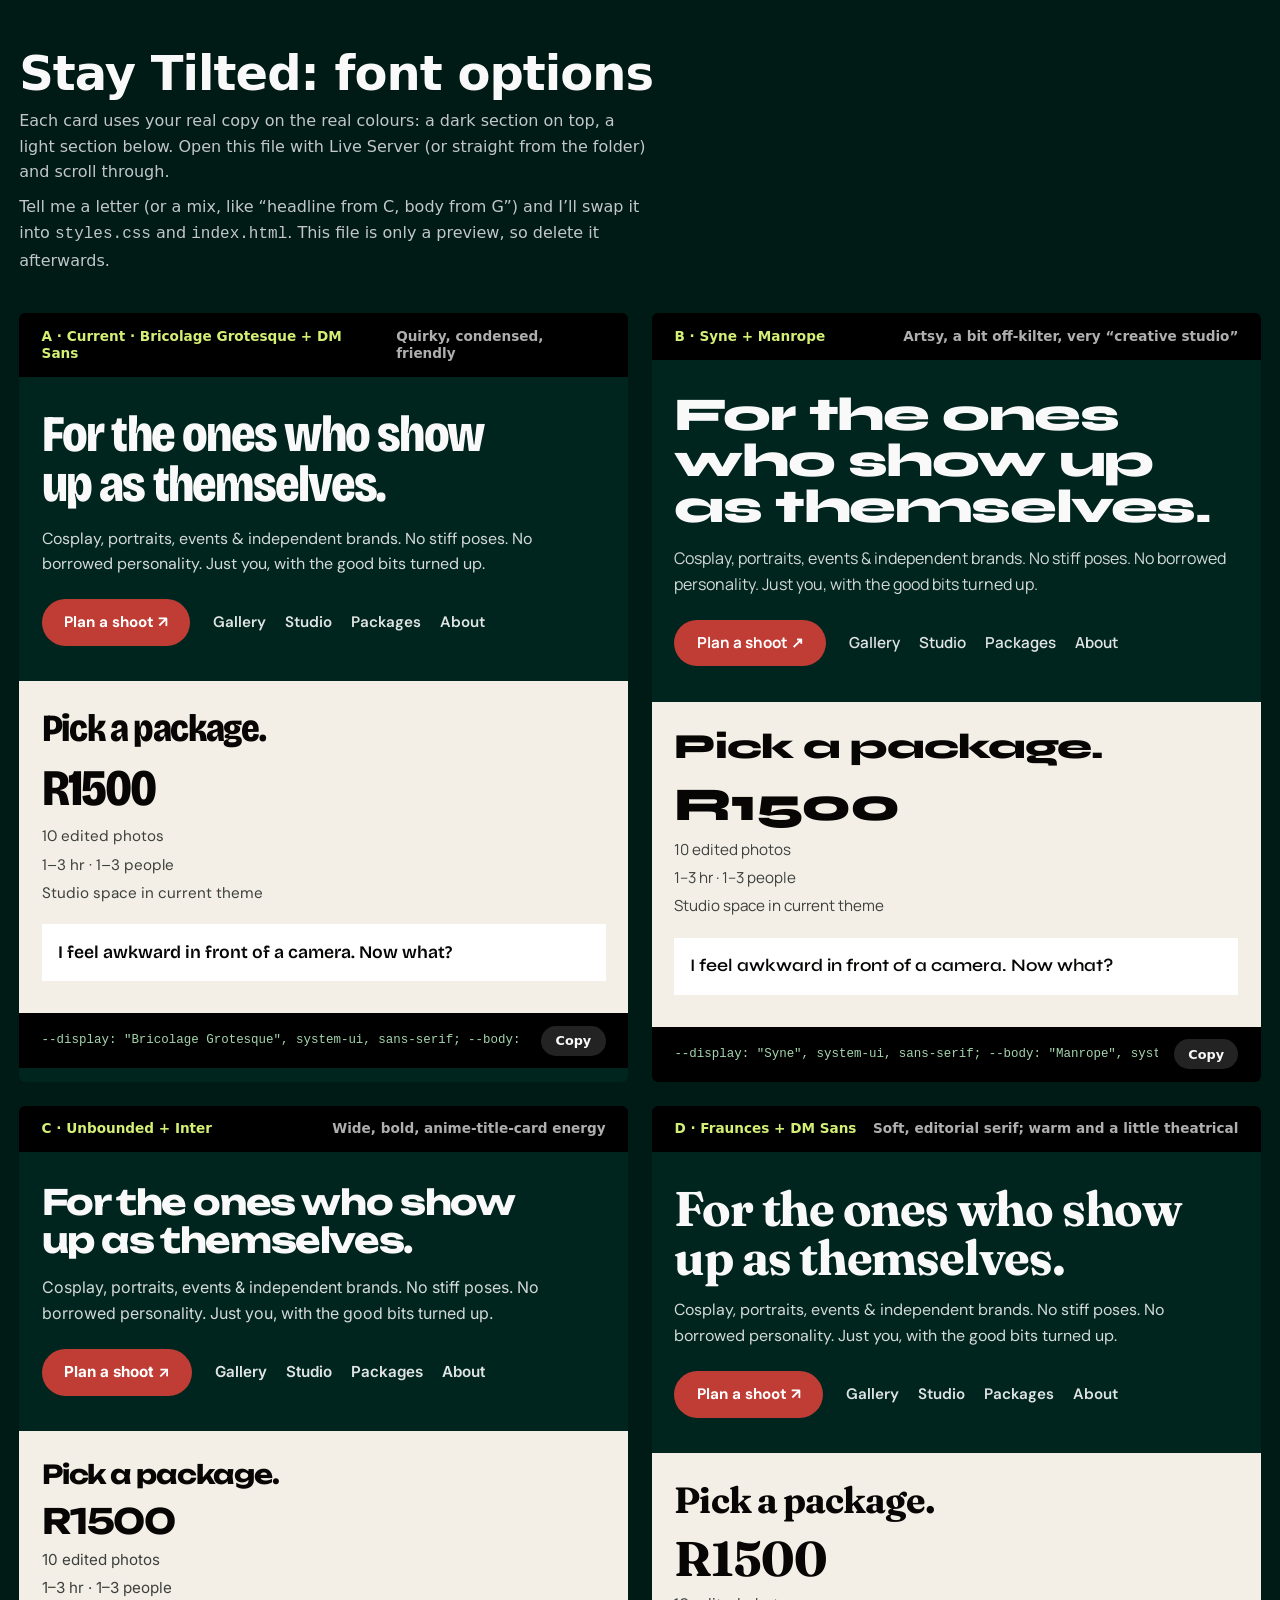
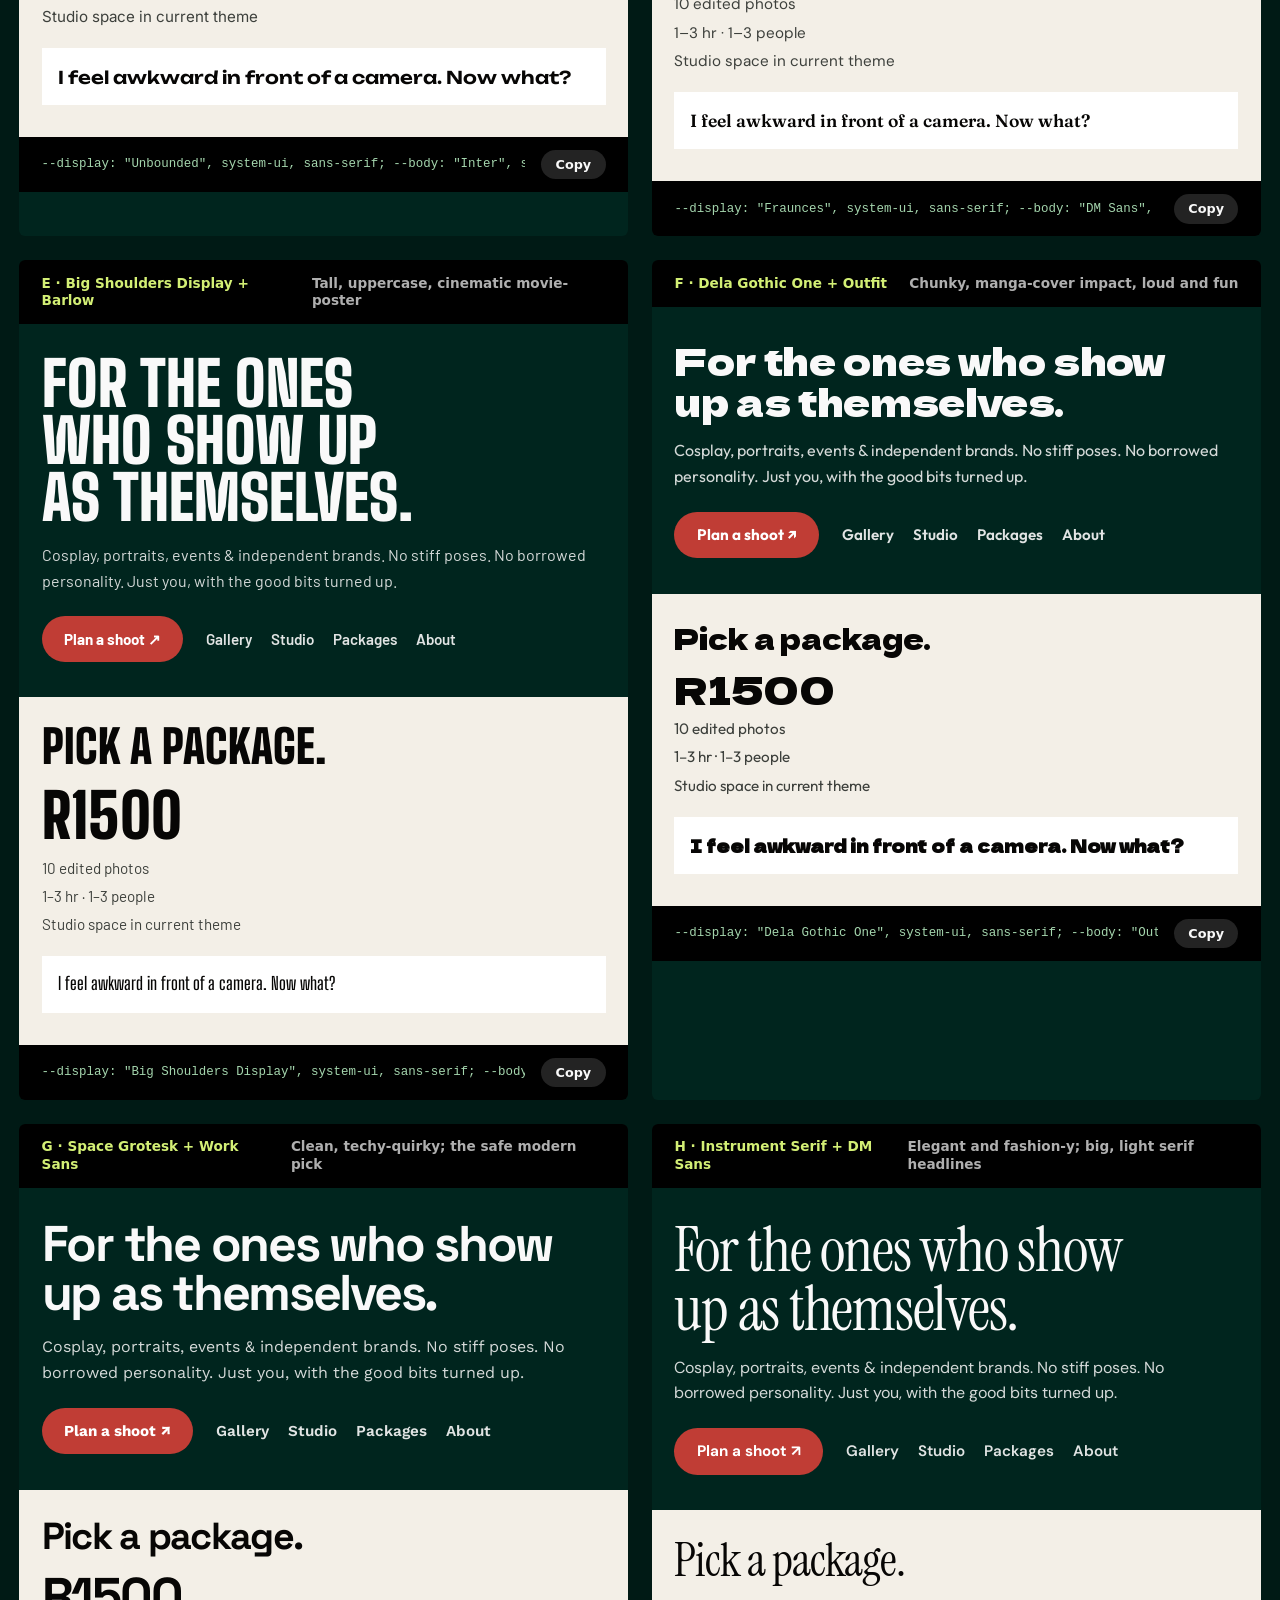
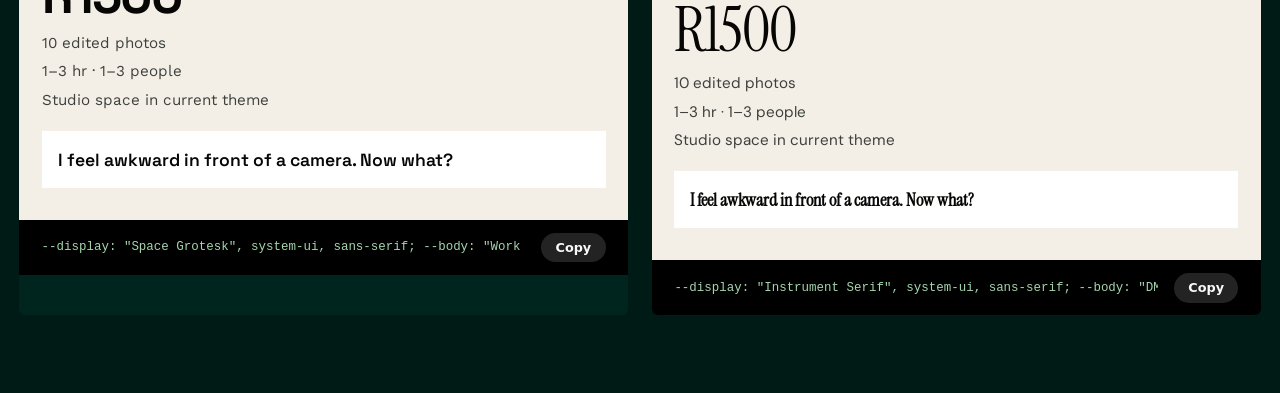
<file: font-options.html>
<!doctype html>
<html lang="en">
<head>
  <meta charset="utf-8">
  <meta name="viewport" content="width=device-width, initial-scale=1">
  <meta name="robots" content="noindex">
  <title>Stay Tilted — font options</title>
  <link rel="preconnect" href="https://fonts.googleapis.com">
  <link rel="preconnect" href="https://fonts.gstatic.com" crossorigin>
  <link href="https://fonts.googleapis.com/css2?family=Bricolage+Grotesque:opsz,wdth,wght@12..96,75..100,500..800&family=DM+Sans:wght@400;500;600;700&family=Syne:wght@600;700;800&family=Manrope:wght@400;500;600;700&family=Unbounded:wght@500;700;800&family=Inter:wght@400;500;600;700&family=Fraunces:opsz,wght@9..144,600..800&family=Big+Shoulders+Display:wght@700;800;900&family=Barlow:wght@400;500;600;700&family=Dela+Gothic+One&family=Outfit:wght@400;500;600;700&family=Space+Grotesk:wght@500;600;700&family=Work+Sans:wght@400;500;600;700&family=Instrument+Serif&display=swap" rel="stylesheet">
  <style>
    :root { --forest:#00251e; --green:#00463e; --teal:#015a60; --cream:#f9f9f9; --paper:#f3efe7; --red:#c03d35; --ink:#070605; --lime:#d3ef75; --mint:#a4d5ad; }
    *, *::before, *::after { box-sizing: border-box; }
    body { margin: 0; background: #001a15; color: var(--cream); font: 16px/1.6 system-ui, sans-serif; -webkit-font-smoothing: antialiased; }
    .wrap { width: min(100% - 2.4rem, 1280px); margin-inline: auto; padding-block: 3rem 5rem; }
    .intro h1 { margin: 0 0 .6rem; font: 800 clamp(2rem, 4vw, 3rem)/1.05 system-ui, sans-serif; letter-spacing: -.02em; }
    .intro p { max-width: 62ch; margin: 0; color: rgba(249,249,249,.78); }
    .intro p + p { margin-top: .6rem; }
    .grid { display: grid; grid-template-columns: repeat(2, minmax(0, 1fr)); gap: 1.5rem; margin-top: 2.5rem; }
    @media (max-width: 900px) { .grid { grid-template-columns: 1fr; } }

    .opt { overflow: hidden; border-radius: 6px; background: var(--forest); }
    .opt-head { display: flex; align-items: baseline; justify-content: space-between; gap: 1rem; padding: .9rem 1.4rem; background: #000; font: 600 .85rem/1.3 system-ui, sans-serif; }
    .opt-head b { color: var(--lime); }
    .opt-head span { color: rgba(249,249,249,.7); }
    .dark { padding: 2rem 1.4rem 2.2rem; font-family: var(--b); }
    .dark h2 { margin: 0 0 1rem; font-family: var(--d); font-weight: var(--dw); font-stretch: var(--ds, 100%); text-transform: var(--tt, none); letter-spacing: var(--ls); line-height: var(--lh, .98); font-size: calc(clamp(2.2rem, 4vw, 3.6rem) * var(--sc, 1)); text-wrap: balance; }
    .dark p { max-width: 38rem; margin: 0 0 1.4rem; color: rgba(249,249,249,.85); }
    .row { display: flex; flex-wrap: wrap; align-items: center; gap: .9rem 1.4rem; }
    .pill { display: inline-flex; min-height: 46px; align-items: center; padding: .7rem 1.4rem; border-radius: 999px; background: var(--red); color: #fff; font-family: var(--b); font-weight: 700; font-size: .95rem; }
    .nav-sample { font-family: var(--b); font-weight: 600; font-size: .95rem; color: rgba(249,249,249,.9); display: flex; gap: 1.2rem; flex-wrap: wrap; }
    .light { padding: 1.8rem 1.4rem 2rem; background: var(--paper); color: var(--ink); font-family: var(--b); }
    .light h3 { margin: 0 0 1rem; font-family: var(--d); font-weight: var(--dw); font-stretch: var(--ds, 100%); text-transform: var(--tt, none); letter-spacing: var(--ls); line-height: var(--lh, .98); font-size: calc(clamp(1.9rem, 3vw, 2.6rem) * var(--sc, 1)); }
    .light .price { margin: 0 0 .6rem; font-family: var(--d); font-weight: var(--dw); font-stretch: var(--ds, 100%); text-transform: var(--tt, none); letter-spacing: var(--ls); font-size: calc(3.2rem * var(--sc, 1)); line-height: 1; }
    .light ul { margin: 0; padding: 0; list-style: none; display: grid; gap: .25rem; font-size: .95rem; color: #3d403c; }
    .light .q { margin-top: 1.2rem; padding: .9rem 1rem; background: #fff; font-family: var(--d); font-weight: 600; font-size: 1.1rem; }
    .code { display: flex; align-items: center; justify-content: space-between; gap: 1rem; padding: .8rem 1.4rem; background: #000; }
    .code code { overflow-x: auto; color: var(--mint); font: 500 .78rem/1.5 ui-monospace, Consolas, monospace; white-space: nowrap; }
    .code button { flex: none; padding: .45rem .9rem; border: 0; border-radius: 999px; background: rgba(249,249,249,.14); color: var(--cream); font: 600 .8rem system-ui, sans-serif; cursor: pointer; }
    .code button:hover { background: var(--red); }

    .o1 { --d:"Bricolage Grotesque"; --b:"DM Sans"; --dw:800; --ds:85%; --ls:-.035em; }
    .o2 { --d:"Syne"; --b:"Manrope"; --dw:800; --ls:-.03em; --sc:.92; }
    .o3 { --d:"Unbounded"; --b:"Inter"; --dw:700; --ls:-.04em; --sc:.68; --lh:1.08; }
    .o4 { --d:"Fraunces"; --b:"DM Sans"; --dw:700; --ls:-.025em; --sc:.95; --lh:1; }
    .o5 { --d:"Big Shoulders Display"; --b:"Barlow"; --dw:900; --tt:uppercase; --ls:0; --sc:1.2; --lh:.92; }
    .o6 { --d:"Dela Gothic One"; --b:"Outfit"; --dw:400; --ls:-.01em; --sc:.74; --lh:1.1; }
    .o7 { --d:"Space Grotesk"; --b:"Work Sans"; --dw:700; --ls:-.045em; --sc:.98; }
    .o8 { --d:"Instrument Serif"; --b:"DM Sans"; --dw:400; --ls:-.02em; --sc:1.22; --lh:.95; }
  </style>
</head>
<body>
  <div class="wrap">
    <header class="intro">
      <h1>Stay Tilted: font options</h1>
      <p>Each card uses your real copy on the real colours: a dark section on top, a light section below. Open this file with Live Server (or straight from the folder) and scroll through.</p>
      <p>Tell me a letter (or a mix, like “headline from C, body from G”) and I’ll swap it into <code>styles.css</code> and <code>index.html</code>. This file is only a preview, so delete it afterwards.</p>
    </header>

    <div class="grid" id="grid"></div>
  </div>

  <script>
    var options = [
      { cls: 'o1', name: 'A · Current', fonts: 'Bricolage Grotesque + DM Sans', vibe: 'Quirky, condensed, friendly', d: 'Bricolage Grotesque', b: 'DM Sans', fam: 'family=Bricolage+Grotesque:opsz,wdth,wght@12..96,75..100,500..800&family=DM+Sans:wght@400;500;600;700' },
      { cls: 'o2', name: 'B', fonts: 'Syne + Manrope', vibe: 'Artsy, a bit off-kilter, very “creative studio”', d: 'Syne', b: 'Manrope', fam: 'family=Syne:wght@600;700;800&family=Manrope:wght@400;500;600;700' },
      { cls: 'o3', name: 'C', fonts: 'Unbounded + Inter', vibe: 'Wide, bold, anime-title-card energy', d: 'Unbounded', b: 'Inter', fam: 'family=Unbounded:wght@500;700;800&family=Inter:wght@400;500;600;700' },
      { cls: 'o4', name: 'D', fonts: 'Fraunces + DM Sans', vibe: 'Soft, editorial serif; warm and a little theatrical', d: 'Fraunces', b: 'DM Sans', fam: 'family=Fraunces:opsz,wght@9..144,600..800&family=DM+Sans:wght@400;500;600;700' },
      { cls: 'o5', name: 'E', fonts: 'Big Shoulders Display + Barlow', vibe: 'Tall, uppercase, cinematic movie-poster', d: 'Big Shoulders Display', b: 'Barlow', fam: 'family=Big+Shoulders+Display:wght@700;800;900&family=Barlow:wght@400;500;600;700' },
      { cls: 'o6', name: 'F', fonts: 'Dela Gothic One + Outfit', vibe: 'Chunky, manga-cover impact, loud and fun', d: 'Dela Gothic One', b: 'Outfit', fam: 'family=Dela+Gothic+One&family=Outfit:wght@400;500;600;700' },
      { cls: 'o7', name: 'G', fonts: 'Space Grotesk + Work Sans', vibe: 'Clean, techy-quirky; the safe modern pick', d: 'Space Grotesk', b: 'Work Sans', fam: 'family=Space+Grotesk:wght@500;600;700&family=Work+Sans:wght@400;500;600;700' },
      { cls: 'o8', name: 'H', fonts: 'Instrument Serif + DM Sans', vibe: 'Elegant and fashion-y; big, light serif headlines', d: 'Instrument Serif', b: 'DM Sans', fam: 'family=Instrument+Serif&family=DM+Sans:wght@400;500;600;700' }
    ];
    var grid = document.getElementById('grid');
    options.forEach(function (o) {
      var snippet = '--display: "' + o.d + '", system-ui, sans-serif; --body: "' + o.b + '", system-ui, sans-serif;';
      var el = document.createElement('article');
      el.className = 'opt ' + o.cls;
      el.innerHTML =
        '<div class="opt-head"><b>' + o.name + ' · ' + o.fonts + '</b><span>' + o.vibe + '</span></div>' +
        '<div class="dark">' +
          '<h2>For the ones who show up as themselves.</h2>' +
          '<p>Cosplay, portraits, events &amp; independent brands. No stiff poses. No borrowed personality. Just you, with the good bits turned up.</p>' +
          '<div class="row"><span class="pill">Plan a shoot ↗</span><span class="nav-sample"><span>Gallery</span><span>Studio</span><span>Packages</span><span>About</span></span></div>' +
        '</div>' +
        '<div class="light">' +
          '<h3>Pick a package.</h3>' +
          '<p class="price">R1500</p>' +
          '<ul><li>10 edited photos</li><li>1–3 hr · 1–3 people</li><li>Studio space in current theme</li></ul>' +
          '<div class="q">I feel awkward in front of a camera. Now what?</div>' +
        '</div>' +
        '<div class="code"><code>' + snippet.replace(/</g, '&lt;') + '</code><button type="button">Copy</button></div>';
      el.querySelector('button').addEventListener('click', function (e) {
        var btn = e.currentTarget;
        navigator.clipboard.writeText(snippet).then(function () { btn.textContent = 'Copied'; setTimeout(function () { btn.textContent = 'Copy'; }, 1400); });
      });
      grid.appendChild(el);
    });
  </script>
</body>
</html>
</file>
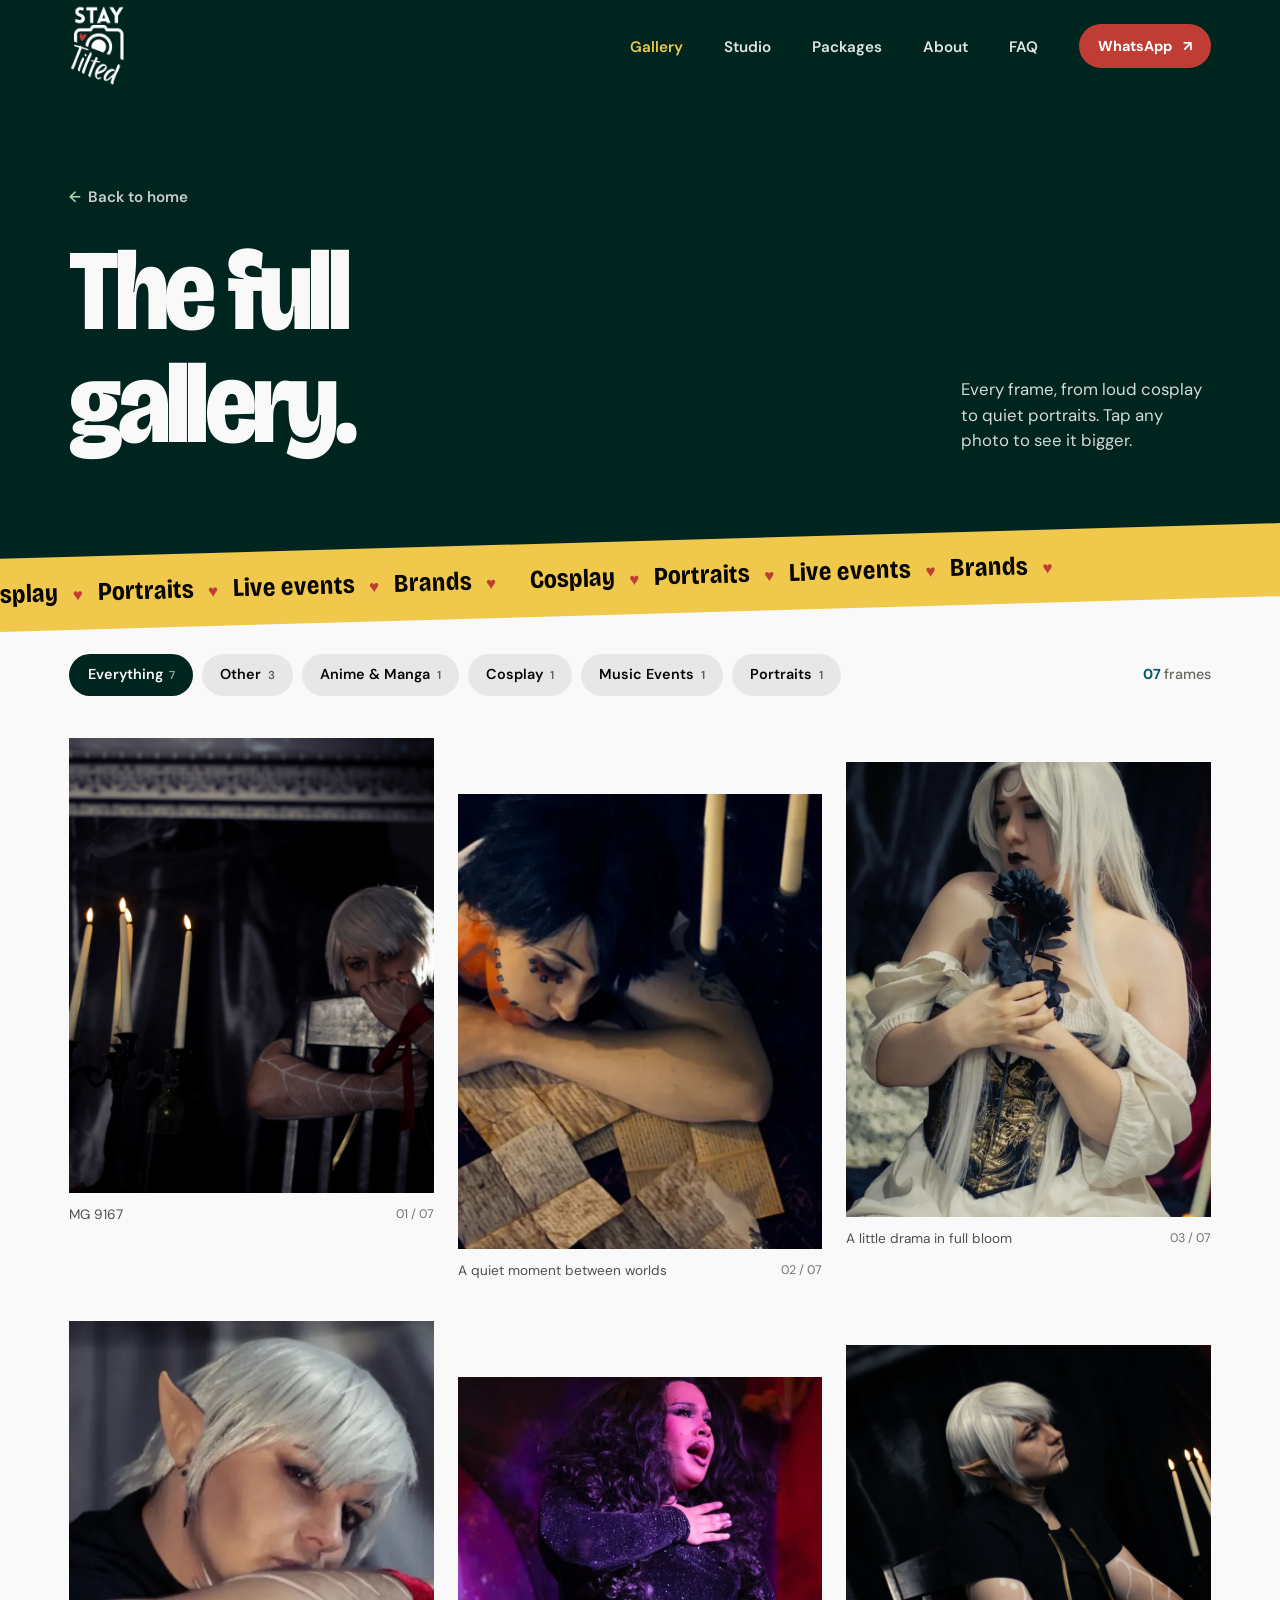
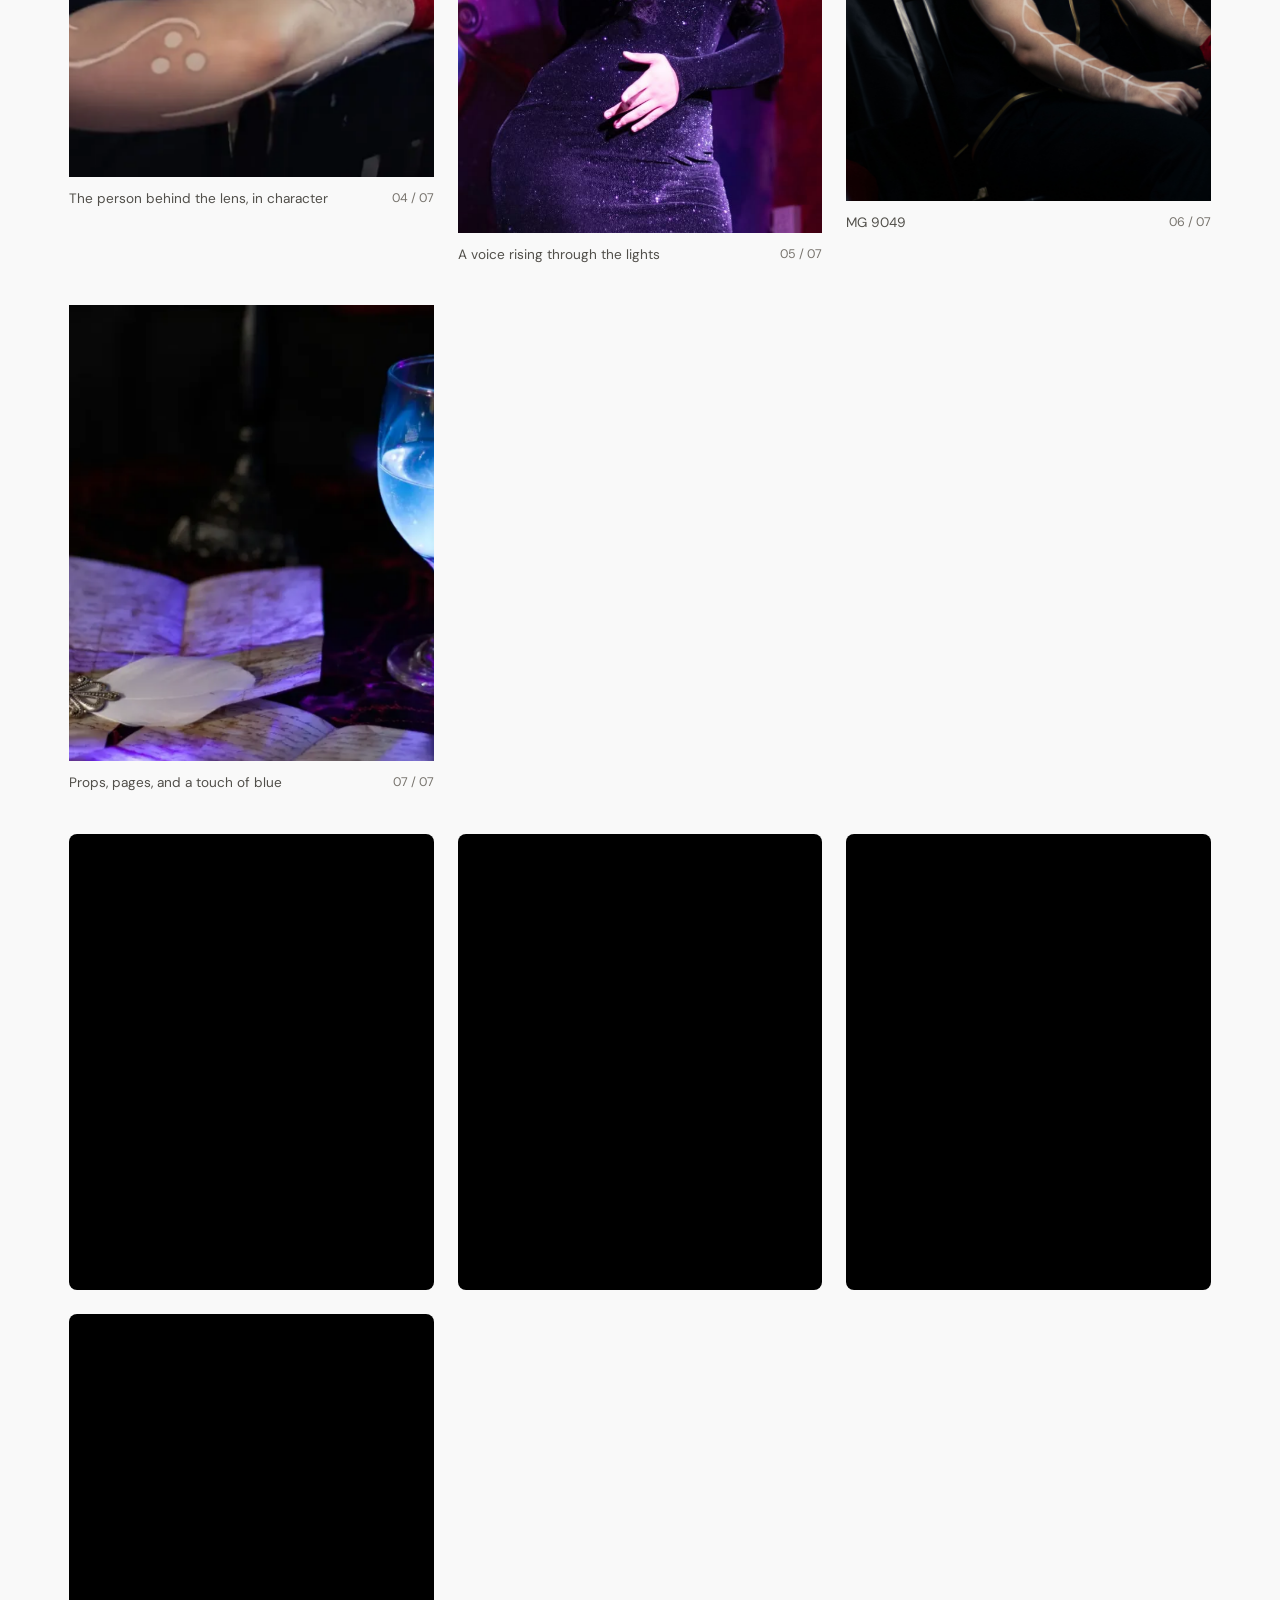
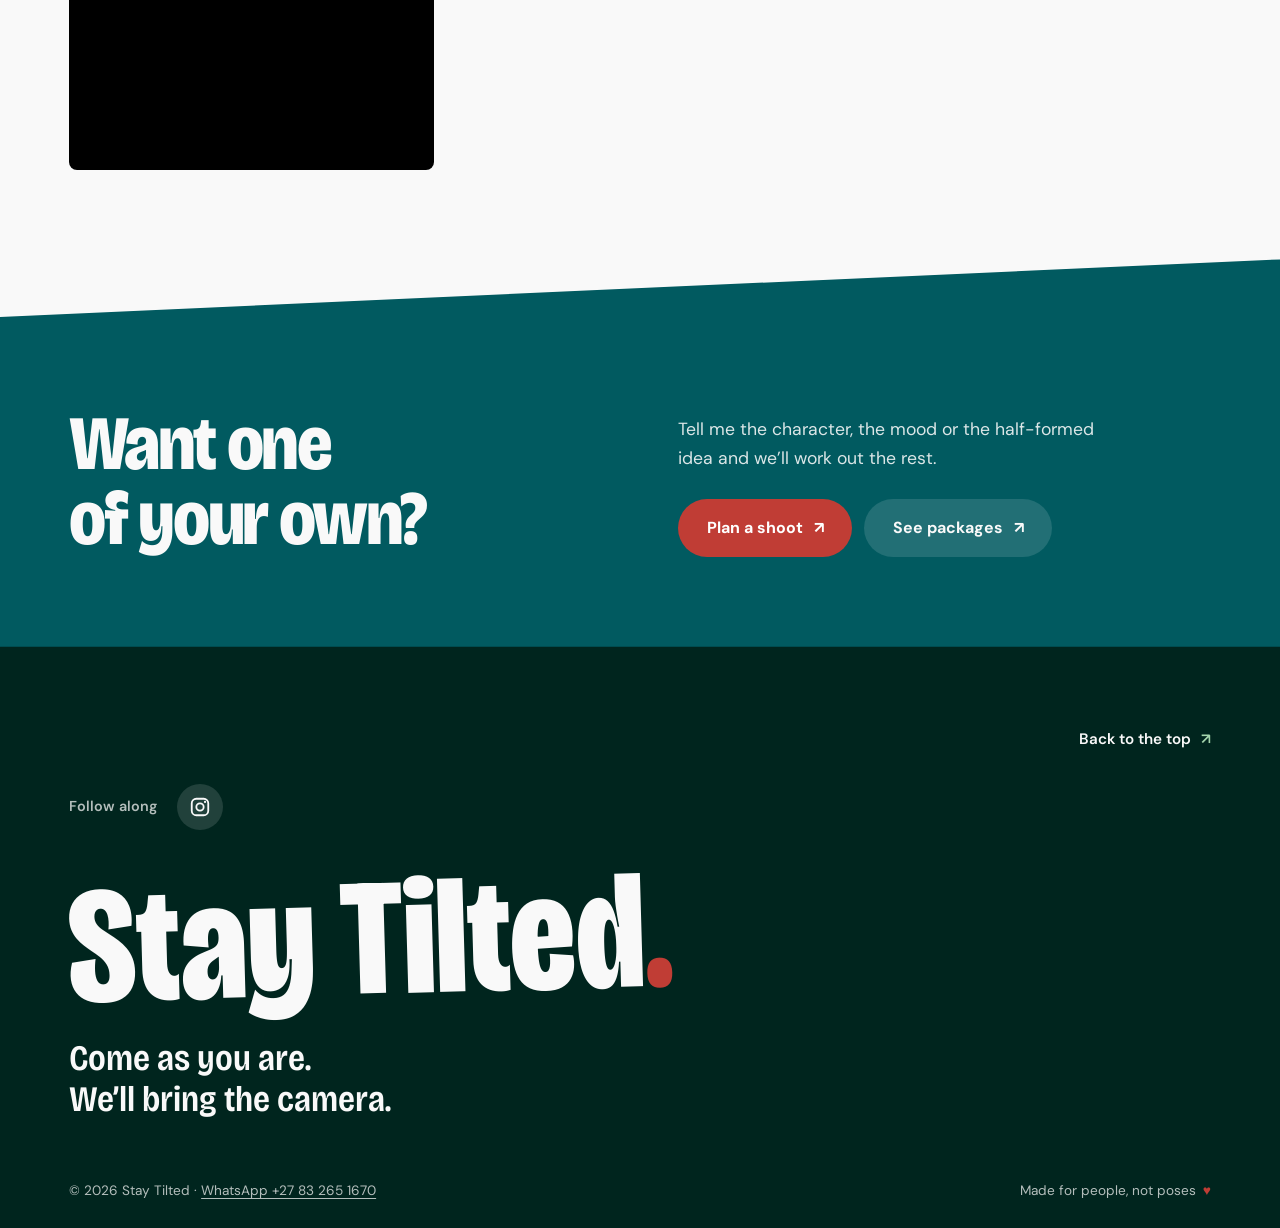
<file: gallery.html>
<!doctype html>
<html lang="en-ZA">
<head>
  <meta charset="utf-8">
  <meta name="viewport" content="width=device-width, initial-scale=1">
  <meta name="theme-color" content="#00251e">
  <title>Photo Gallery: Cosplay, Portraits &amp; Events | Stay Tilted</title>
  <meta name="description" content="Browse cosplay, portrait, live event and brand photography from the Stay Tilted studio in Springs, Gauteng. Filter by what you're into.">
  <meta name="robots" content="index, follow, max-image-preview:large">
  <link rel="canonical" href="https://www.staytilted.co.za/gallery.html">
  <meta property="og:type" content="website">
  <meta property="og:site_name" content="Stay Tilted">
  <meta property="og:locale" content="en_ZA">
  <meta property="og:url" content="https://www.staytilted.co.za/gallery.html">
  <meta property="og:title" content="Photo Gallery | Stay Tilted">
  <meta property="og:description" content="Cosplay, portraits, live events and creative brands, shot in a themed studio in Springs, Gauteng.">
  <meta property="og:image" content="https://www.staytilted.co.za/assets/photos/Studio%20table.png">
  <meta property="og:image:alt" content="The Stay Tilted studio set: a table of props, pages and a touch of blue">
  <meta name="twitter:card" content="summary_large_image">
  <meta name="twitter:title" content="Photo Gallery | Stay Tilted">
  <meta name="twitter:description" content="Cosplay, portraits, live events and creative brands from a themed studio in Springs, Gauteng.">
  <meta name="twitter:image" content="https://www.staytilted.co.za/assets/photos/Studio%20table.png">
  <script type="application/ld+json">
  {"@context":"https://schema.org","@graph":[{"@type":"CollectionPage","@id":"https://www.staytilted.co.za/gallery.html#page","url":"https://www.staytilted.co.za/gallery.html","name":"Stay Tilted photo gallery","isPartOf":{"@id":"https://www.staytilted.co.za/#website"},"about":{"@id":"https://www.staytilted.co.za/#business"}},{"@type":"BreadcrumbList","itemListElement":[{"@type":"ListItem","position":1,"name":"Home","item":"https://www.staytilted.co.za/"},{"@type":"ListItem","position":2,"name":"Gallery","item":"https://www.staytilted.co.za/gallery.html"}]}]}
  </script>
  <link rel="icon" href="assets/favicon.svg" type="image/svg+xml">
  <link rel="preconnect" href="https://fonts.googleapis.com">
  <link rel="preconnect" href="https://fonts.gstatic.com" crossorigin>
  <link href="https://fonts.googleapis.com/css2?family=Bricolage+Grotesque:opsz,wdth,wght@12..96,75..100,500..800&family=DM+Sans:wght@400;500;600;700&display=swap" rel="stylesheet">
  <link rel="stylesheet" href="styles.css">
  <script>document.documentElement.classList.add('js');</script>
</head>
<body>
  <svg width="0" height="0" style="position:absolute" aria-hidden="true" focusable="false">
    <symbol id="i-instagram" viewBox="0 0 24 24"><rect x="3" y="3" width="18" height="18" rx="5" fill="none" stroke="currentColor" stroke-width="2"/><circle cx="12" cy="12" r="4" fill="none" stroke="currentColor" stroke-width="2"/><circle cx="17.5" cy="6.5" r="1.2" fill="currentColor"/></symbol>
    <symbol id="i-tiktok" viewBox="0 0 24 24"><path fill="currentColor" d="M16.6 5.82A4.28 4.28 0 0 1 15.54 3h-3.09v12.4a2.59 2.59 0 0 1-2.59 2.5c-1.42 0-2.6-1.16-2.6-2.6 0-1.72 1.66-3.01 3.37-2.48V9.66c-3.45-.46-6.47 2.22-6.47 5.64 0 3.33 2.76 5.7 5.73 5.7 3.17 0 5.75-2.58 5.75-5.7V8.97a7.3 7.3 0 0 0 4.3 1.38V7.3s-1.88.09-3.24-1.48z"/></symbol>
    <symbol id="i-facebook" viewBox="0 0 24 24"><path fill="currentColor" d="M24 12.07C24 5.45 18.63.07 12 .07S0 5.45 0 12.07c0 5.99 4.39 10.95 10.13 11.85v-8.39H7.08v-3.47h3.05V9.43c0-3.01 1.79-4.67 4.53-4.67 1.31 0 2.69.23 2.69.23v2.95h-1.52c-1.49 0-1.96.93-1.96 1.87v2.25h3.33l-.53 3.47h-2.8v8.39C19.61 23.02 24 18.06 24 12.07z"/></symbol>
  </svg>
  <a class="skip-link" href="#main">Skip to content</a>
  <header class="site-header">
    <nav class="nav container" aria-label="Main navigation">
      <a class="brand" href="index.html" aria-label="Stay Tilted, back to the home page">
        <img class="brand-logo" src="Footage/Stay%20Tilted%20Logo%20white.png" alt="Stay Tilted">
      </a>
      <button class="nav-toggle" type="button" aria-expanded="false" aria-controls="nav-links" aria-label="Open menu">
        <span></span><span></span>
      </button>
      <ul class="nav-links" id="nav-links">
        <li><a href="gallery.html" aria-current="page">Gallery</a></li>
        <li><a href="index.html#studio">Studio</a></li>
        <li><a href="index.html#packages">Packages</a></li>
        <li><a href="index.html#about">About</a></li>
        <li><a href="index.html#faq">FAQ</a></li>
        <li><a class="btn btn--red nav-cta" href="https://wa.me/27832651670?text=Hi%20Stay%20Tilted%2C%20I%27d%20like%20to%20ask%20about%20a%20shoot." target="_blank" rel="noopener">WhatsApp <span aria-hidden="true">↗</span></a></li>
      </ul>
    </nav>
  </header>

  <main id="main">
    <section class="page-hero" id="top" aria-labelledby="gallery-title">
      <div class="container page-hero-grid">
        <div>
          <a class="crumb" href="index.html"><span aria-hidden="true">←</span> Back to home</a>
          <h1 id="gallery-title">The full<br>gallery.</h1>
        </div>
        <p class="heading-aside">Every frame, from loud cosplay to quiet portraits. Tap any photo to see it <em>bigger.</em></p>
      </div>
    </section>

    <div class="ticker" aria-label="Cosplay, portraits, live events, brands">
      <div class="ticker-track" aria-hidden="true">
        <span>Cosplay <b>♥</b> Portraits <b>♥</b> Live events <b>♥</b> Brands <b>♥</b> </span>
        <span>Cosplay <b>♥</b> Portraits <b>♥</b> Live events <b>♥</b> Brands <b>♥</b> </span>
      </div>
    </div>

    <section class="section work gallery-page on-light" id="work" aria-label="Photo gallery">
      <div class="container">
        <div class="work-toolbar">
          <div class="gallery-filters" role="group" aria-label="Filter photos by category">
            <button class="filter-chip" type="button" data-filter="all" aria-pressed="true">Everything</button>
          </div>
          <p class="frame-count" id="frame-count" aria-live="polite">00 <span>frames</span></p>
        </div>
        <div class="gallery" aria-live="polite">
        </div>
        <p class="gallery-empty" role="status">Loading photos from the studio library…</p>
        <!-- Filled from assets/instagram.txt (one post URL per line). Stays empty if the file has none. -->
        <!-- Instagram draws its header and bottom bar inside the iframe, so each post sits in a fixed 4:5 box and the iframe is shifted/clipped to show only the picture. 55px = header height, 153px = bottom bar height. -->
        <style>
          #ig-feed .ig-post{position:relative;aspect-ratio:4/5;overflow:hidden;border-radius:8px;background:#000}
          #ig-feed .ig-post iframe{position:absolute;top:-55px;left:0;width:100%!important;min-width:0!important;max-width:none!important;margin:0!important;border:0!important;border-radius:0!important;box-shadow:none!important;clip-path:inset(0 0 153px 0)}
        </style>
        <div id="ig-feed" style="display:grid;grid-template-columns:repeat(auto-fill,minmax(326px,1fr));gap:1.5rem;margin-top:2.5rem"></div>
      </div>
    </section>

    <section class="section gallery-cta" aria-labelledby="gallery-cta-title">
      <div class="container gallery-cta-inner">
        <h2 id="gallery-cta-title">Want one<br>of your own?</h2>
        <div class="gallery-cta-copy">
          <p>Tell me the character, the mood or the half-formed idea and we’ll work out the rest.</p>
          <div class="pack-cta-actions">
            <a class="btn btn--red btn--large" href="index.html#contact">Plan a shoot <span aria-hidden="true">↗</span></a>
            <a class="btn btn--outline btn--large" href="index.html#packages">See packages <span aria-hidden="true">↗</span></a>
          </div>
        </div>
      </div>
    </section>
  </main>

  <footer class="site-footer">
    <div class="container footer-main">
      <a class="back-top" href="#top">Back to the top <span aria-hidden="true">↗</span></a>
    </div>
    <ul class="container footer-social" aria-label="Social media">
      <li class="footer-social-label">Follow along</li>
      <li><a href="https://www.instagram.com/staytilted_photography" target="_blank" rel="noopener" aria-label="Instagram"><svg aria-hidden="true"><use href="#i-instagram"/></svg></a></li>
    </ul>
    <p class="container footer-wordmark" aria-hidden="true">Stay Tilted<span>.</span></p>
    <p class="container footer-line">Come as you are.<br>We’ll bring the camera.</p>
    <div class="container footer-bottom">
      <span>© <span id="year">2026</span> Stay Tilted · <a href="https://wa.me/27832651670" target="_blank" rel="noopener">WhatsApp +27 83 265 1670</a></span>
      <span>Made for people, not poses <b aria-hidden="true">♥</b></span>
    </div>
  </footer>

  <dialog class="lightbox" id="lightbox" aria-label="Photo viewer">
    <button class="lb-btn lb-close" type="button" aria-label="Close photo viewer">×</button>
    <button class="lb-btn lb-prev" type="button" aria-label="Previous photo">←</button>
    <figure class="lb-figure"><img class="lb-img" alt=""><figcaption class="lb-caption"></figcaption></figure>
    <button class="lb-btn lb-next" type="button" aria-label="Next photo">→</button>
    <p class="lb-count" aria-live="polite"></p>
  </dialog>
  <script src="script.js" defer></script>
</body>
</html>
</file>
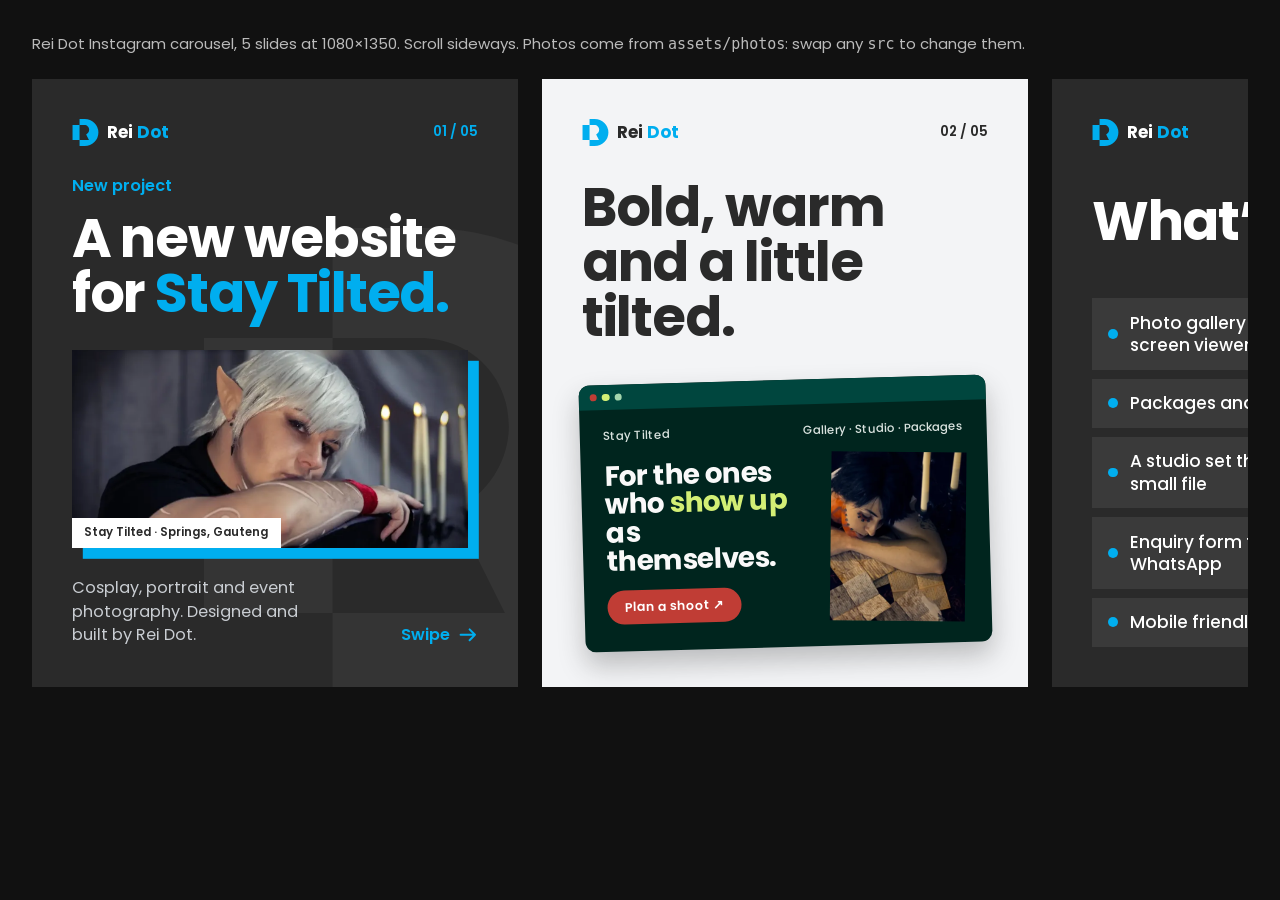
<file: instagram-carousel.html>
<!doctype html>
<html lang="en">
<head>
<meta charset="utf-8">
<meta name="viewport" content="width=device-width, initial-scale=1">
<title>Rei Dot | Stay Tilted project carousel</title>
<link href="https://fonts.googleapis.com/css2?family=Poppins:wght@400;500;600;700&display=swap" rel="stylesheet">
<style>
  /* Slides are built at the real Instagram 4:5 size (1080x1350). --preview only shrinks them on screen.
     To export: set --preview to 1, then in dev tools right-click each .slide > Capture node screenshot. */
  :root { --preview: .45; --bg:#2a2a2a; --panel:#3a3a3a; --fade:#343434; --blue:#00aeef; --text:#fff; --soft:#c9cdd2; }
  * { box-sizing: border-box; }
  body { margin: 0; padding: 32px; background: #111; color: #fff; font-family: "Poppins", sans-serif; }
  .hint { margin: 0 0 24px; color: #bbb; font-size: 15px; }
  .row { display: flex; gap: 24px; overflow-x: auto; padding-bottom: 24px; scroll-snap-type: x mandatory; }
  .slide { position: relative; overflow: hidden; zoom: var(--preview); flex: none; width: 1080px; height: 1350px; padding: 88px; display: flex; flex-direction: column; justify-content: space-between; background: var(--bg); color: var(--text); scroll-snap-align: start; }
  .slide > * { position: relative; }
  .ghost { position: absolute !important; width: 1100px; height: 1100px; right: -380px; top: 330px; color: var(--fade); }
  .top { display: flex; justify-content: space-between; align-items: center; font-size: 30px; font-weight: 600; }
  .brand { display: flex; align-items: center; gap: 18px; font-size: 38px; font-weight: 700; }
  .brand svg { width: 60px; height: 60px; color: var(--blue); }
  .brand b { color: var(--blue); }
  h1, h2 { margin: 0; font-weight: 700; line-height: 1.02; letter-spacing: -.02em; }
  h1 { font-size: 120px; }
  h2 { font-size: 120px; }
  .blue { color: var(--blue); }
  .sub { margin: 0; font-size: 36px; line-height: 1.45; color: var(--soft); }
  .photo { object-fit: cover; display: block; }

  .s1 .foot { display: flex; justify-content: space-between; align-items: flex-end; gap: 40px; }
  .s1 .sub { max-width: 560px; }
  .frame { position: relative; height: 440px; margin-right: 24px; }
  .frame::before { content: ""; position: absolute; inset: 0; transform: translate(24px, 24px); background: var(--blue); }
  .frame .photo { position: relative; width: 100%; height: 100%; object-position: center 20%; }
  .chip { position: absolute; left: 0; bottom: 0; padding: 14px 28px; background: #fff; color: var(--bg); font-size: 26px; font-weight: 600; }
  .swipe { display: flex; align-items: center; gap: 16px; margin-top: 28px; font-size: 36px; font-weight: 600; color: var(--blue); }

  .s2 { background: #f3f4f6; color: var(--bg); }
  .mock { transform: rotate(-1.6deg); background: #00251e; border-radius: 24px; overflow: hidden; color: #f9f9f9; box-shadow: 0 30px 60px rgba(42,42,42,.28); }
  .bar { height: 56px; background: #00463e; display: flex; align-items: center; gap: 12px; padding: 0 24px; }
  .bar i { width: 16px; height: 16px; border-radius: 50%; }
  .mock-body { padding: 40px 52px 52px; }
  .nav { display: flex; justify-content: space-between; font-size: 26px; font-weight: 500; color: #d9e3df; }
  .hero { display: grid; grid-template-columns: 1fr 300px; gap: 36px; align-items: center; margin-top: 32px; }
  .hero h3 { margin: 0 0 32px; font-size: 62px; line-height: 1.02; font-weight: 700; letter-spacing: -.02em; }
  .hero h3 span { color: #d3ef75; }
  .hero .photo { width: 300px; height: 375px; transform: rotate(2.2deg); }
  .btn { display: inline-block; background: #c03d35; color: #fff; font-size: 28px; font-weight: 600; padding: 18px 38px; border-radius: 999px; }

  .list { margin: 0; padding: 0; list-style: none; display: grid; gap: 20px; }
  .list li { display: flex; align-items: center; gap: 28px; background: var(--panel); padding: 30px 36px; font-size: 38px; font-weight: 500; line-height: 1.3; }
  .list i { flex: none; width: 22px; height: 22px; border-radius: 50%; background: var(--blue); }

  .code { background: #1e1e1e; padding: 44px 52px; font: 500 42px/1.6 Consolas, "Courier New", monospace; color: #fff; }
  .code .k { color: var(--blue); }
  .code .v { color: #a4d5ad; }

  .svc { display: grid; gap: 8px; font-size: 64px; font-weight: 700; color: var(--blue); line-height: 1.15; }
  .contact { display: grid; gap: 14px; font-size: 38px; font-weight: 500; }
  .tag { margin: 36px 0 0; font-size: 34px; color: var(--soft); }
</style>
</head>
<body>
<svg width="0" height="0" style="position:absolute" aria-hidden="true" focusable="false">
  <symbol id="rd" viewBox="0 0 1000 1000"><path fill="currentColor" fill-rule="evenodd" d="M280 0H470A508 499 0 0 1 470 998H280Z M280 222H455C560 222 636 300 636 400C636 475 590 540 525 571L628 778H280Z M20 222H280V778H20Z"/></symbol>
</svg>
<p class="hint">Rei Dot Instagram carousel, 5 slides at 1080&times;1350. Scroll sideways. Photos come from <code>assets/photos</code>: swap any <code>src</code> to change them.</p>
<div class="row">

  <section class="slide s1">
    <svg class="ghost" aria-hidden="true"><use href="#rd"/></svg>
    <div class="top"><span class="brand"><svg aria-hidden="true"><use href="#rd"/></svg><span>Rei <b>Dot</b></span></span><span class="blue">01 / 05</span></div>
    <div>
      <p class="sub" style="margin-bottom:28px;color:var(--blue);font-weight:600">New project</p>
      <h1>A new website for <span class="blue">Stay Tilted.</span></h1>
    </div>
    <div class="frame">
      <img class="photo" src="assets/photos/meet%20the%20photographer%20in%20cosplay.png" alt="The Stay Tilted photographer in cosplay">
      <span class="chip">Stay Tilted · Springs, Gauteng</span>
    </div>
    <div class="foot">
      <p class="sub">Cosplay, portrait and event photography. Designed and built by Rei Dot.</p>
      <span class="swipe" style="margin:0">Swipe <svg width="48" height="48" viewBox="0 0 24 24" fill="none" stroke="currentColor" stroke-width="2.2" stroke-linecap="round" stroke-linejoin="round" aria-hidden="true"><path d="M4 12h16M14 6l6 6-6 6"/></svg></span>
    </div>
  </section>

  <section class="slide s2">
    <div class="top"><span class="brand"><svg aria-hidden="true"><use href="#rd"/></svg><span>Rei <b>Dot</b></span></span><span>02 / 05</span></div>
    <h2>Bold, warm and a little tilted.</h2>
    <div class="mock">
      <div class="bar"><i style="background:#c03d35"></i><i style="background:#d3ef75"></i><i style="background:#a4d5ad"></i></div>
      <div class="mock-body">
        <div class="nav"><span>Stay Tilted</span><span>Gallery · Studio · Packages</span></div>
        <div class="hero">
          <div>
            <h3>For the ones who <span>show up</span> as themselves.</h3>
            <span class="btn">Plan a shoot ↗</span>
          </div>
          <img class="photo" src="assets/photos/anime-manga/anime%20cosplay%20shoot%20in%20my%20studio.png" alt="Anime cosplay portrait">
        </div>
      </div>
    </div>
  </section>

  <section class="slide s3">
    <div class="top"><span class="brand"><svg aria-hidden="true"><use href="#rd"/></svg><span>Rei <b>Dot</b></span></span><span class="blue">03 / 05</span></div>
    <h2>What’s <span class="blue">inside.</span></h2>
    <ul class="list">
      <li><i></i>Photo gallery with filters and a full-screen viewer</li>
      <li><i></i>Packages and pricing, clear at a glance</li>
      <li><i></i>A studio set that updates from one small file</li>
      <li><i></i>Enquiry form that opens email or WhatsApp</li>
      <li><i></i>Mobile friendly and search ready</li>
    </ul>
  </section>

  <section class="slide s4">
    <svg class="ghost" aria-hidden="true" style="top:auto;bottom:-420px"><use href="#rd"/></svg>
    <div class="top"><span class="brand"><svg aria-hidden="true"><use href="#rd"/></svg><span>Rei <b>Dot</b></span></span><span class="blue">04 / 05</span></div>
    <h2>Easy for the owner to <span class="blue">update.</span></h2>
    <div class="code">{<br>&nbsp;&nbsp;<span class="k">"name"</span>: <span class="v">"Cloudy Dreams"</span>,<br>&nbsp;&nbsp;<span class="k">"until"</span>: <span class="v">"Now on set"</span><br>}</div>
    <p class="sub">Change the current studio theme by editing one small file. No developer needed.</p>
  </section>

  <section class="slide s5">
    <svg class="ghost" aria-hidden="true"><use href="#rd"/></svg>
    <div class="top"><span class="brand"><svg aria-hidden="true"><use href="#rd"/></svg><span>Rei <b>Dot</b></span></span><span class="blue">05 / 05</span></div>
    <h2>Need a website, app or <span class="blue">game?</span></h2>
    <div class="svc"><span>Games</span><span>Apps</span><span>Websites</span></div>
    <div>
      <div class="contact"><span>+27 71 992 0493</span><span>reidotstudio@gmail.com</span><span>Pretoria, Gauteng</span></div>
      <p class="tag">Every Pixel Has Purpose.</p>
    </div>
  </section>

</div>
</body>
</html>
</file>
<file: styles.css>
:root {
  color-scheme: light;
  --forest: #00251e;
  --green: #00463e;
  --teal: #015a60;
  --cream: #f9f9f9;
  --paper: #f3efe7;
  --red: #c03d35;
  --ink: #070605;
  --lime: #f0c84b;
  --pink: #f1a4c5;
  --mint: #a4d5ad;
  --display: "Bricolage Grotesque", "Avenir Next", system-ui, sans-serif;
  --body: "DM Sans", "Avenir Next", sans-serif;
  --gutter: clamp(1.2rem, 5.4vw, 5.5rem);
  --max-width: 1360px;
  --header-height: 92px;
  --cut: clamp(1.5rem, 4.5vw, 4.75rem);
  --section-space: clamp(3.5rem, 7vw, 6.5rem);
  --ease: cubic-bezier(.23, 1, .32, 1);
}

*, *::before, *::after { box-sizing: border-box; }
html { scroll-behavior: smooth; scroll-padding-top: calc(var(--header-height) + 1.2rem); -webkit-text-size-adjust: 100%; }
body { margin: 0; background: var(--forest); color: var(--cream); font: 17px/1.65 var(--body); -webkit-font-smoothing: antialiased; overflow-x: hidden; }
body:has(dialog[open]) { overflow: hidden; }
img, svg { display: block; max-width: 100%; }
a { color: inherit; }
button, input, select, textarea { font: inherit; }
button, a, input[type="range"] { touch-action: manipulation; }
::selection { color: var(--cream); background: var(--red); }
:focus-visible { outline: 3px solid var(--red); outline-offset: 4px; }
h1, h2, h3, h4, p, figure, ul { margin: 0; }
h1, h2, h3 { font-family: var(--display); font-weight: 700; font-stretch: 85%; line-height: .98; text-wrap: balance; overflow-wrap: break-word; }
h1 { font-weight: 800; font-size: clamp(3.3rem, 5.1vw, 6rem); letter-spacing: -.035em; }
h2 { font-weight: 800; font-size: clamp(3rem, 6vw, 6.4rem); letter-spacing: -.03em; }
h3 { font-size: clamp(2rem, 3.2vw, 3rem); letter-spacing: -.02em; }
em { font-style: normal; font-weight: inherit; }
.container { width: min(100% - var(--gutter) * 2, var(--max-width)); margin-inline: auto; }
.sr-only { position: absolute; width: 1px; height: 1px; padding: 0; margin: -1px; overflow: hidden; clip: rect(0,0,0,0); white-space: nowrap; border: 0; }
.skip-link { position: fixed; z-index: 100; top: .75rem; left: .75rem; padding: .8rem 1rem; color: var(--forest); background: var(--cream); border-radius: 6px; transform: translateY(-160%); }
.skip-link:focus { transform: translateY(0); }
.on-light { color: var(--ink); background: var(--cream); }

.btn { display: inline-flex; min-height: 50px; align-items: center; justify-content: center; gap: .65rem; padding: .8rem 1.5rem; border: 0; border-radius: 999px; font-size: .95rem; font-weight: 700; line-height: 1.15; text-align: center; text-decoration: none; transition: background-color .2s, color .2s, transform .16s var(--ease); cursor: pointer; }
.btn:active { transform: scale(.97); }
.btn--red { color: #fff; background: var(--red); }
.btn--red:hover { background: #a8312b; }
.btn--large { min-height: 58px; padding-inline: 1.8rem; font-size: 1rem; }
.btn--outline { color: var(--cream); background: rgba(249,249,249,.13); }
.btn--outline:hover { color: var(--forest); background: var(--cream); }
.btn--outline-dark { color: var(--ink); background: rgba(7,6,5,.08); }
.btn--outline-dark:hover { color: var(--cream); background: var(--forest); }

.site-header { position: fixed; z-index: 30; inset: 0 0 auto; height: var(--header-height); background: var(--forest); }
.nav { display: flex; height: 100%; align-items: center; justify-content: space-between; }
.brand { display: inline-flex; align-items: center; text-decoration: none; }
.brand-logo { display: block; width: 58px; height: auto; }
.nav-links { display: flex; align-items: center; gap: clamp(1.35rem, 3.2vw, 2.9rem); margin: 0; padding: 0; list-style: none; }
.nav-links a:not(.btn) { color: rgba(249,249,249,.9); font-size: .95rem; font-weight: 600; text-decoration: none; transition: color .2s; }
.nav-links a:not(.btn):hover { color: var(--lime); }
.nav-cta { min-height: 44px; padding: .65rem 1.2rem; font-size: .9rem; }
.nav-toggle { display: none; }

.hero { position: relative; min-height: min(880px, 100svh); overflow: hidden; padding: calc(var(--header-height) + 2.5rem) 0 4rem; background: var(--forest); }
.hero-layout { display: grid; min-height: 600px; grid-template-columns: 1.6fr 1fr; align-items: center; gap: clamp(2rem, 5vw, 5rem); }
.hero-copy { position: relative; z-index: 2; display: flex; flex-direction: column; align-items: flex-start; }
.hero h1 { margin-bottom: 1.6rem; }
.hero-intro { max-width: 34rem; color: rgba(249,249,249,.84); font-size: clamp(1.05rem, 1.5vw, 1.25rem); line-height: 1.7; }
.hero-actions { display: flex; flex-wrap: wrap; align-items: center; gap: 1rem 1.75rem; margin-top: 2.2rem; }
.under-link { font-size: .95rem; font-weight: 600; text-decoration: none; }
.under-link span { display: inline-block; margin-left: .35rem; color: var(--mint); }
.signature { margin-top: 2.2rem; color: rgba(249,249,249,.8); font-size: .95rem; font-weight: 600; }
.signature span { margin-right: .35rem; color: #ee8279; }
.hero-collage { position: relative; justify-self: center; width: min(100%, 520px); }
.hero-photo { position: relative; transform: rotate(-2.2deg); }
.hero-photo img { display: block; width: 100%; aspect-ratio: 4 / 5; object-fit: cover; object-position: center 25%; background: var(--green); }
.library-photo { transition: opacity .5s var(--ease); }
.library-photo.is-unloaded { opacity: 0; }
.photo-caption { position: absolute; bottom: 1.4rem; left: -.8rem; padding: .5rem .9rem; color: var(--ink); background: var(--lime); font-size: .88rem; font-weight: 700; transform: rotate(4deg); }
.photo-caption:empty { display: none; }
.hero-bottom { position: relative; display: flex; align-items: center; justify-content: space-between; gap: 1rem; padding-top: 1.75rem; color: rgba(249,249,249,.72); font-size: .9rem; }
.hero-bottom span:last-child span { margin-right: .35rem; color: var(--mint); }

.ticker { position: relative; z-index: 3; margin: -1.4rem -4% -1.4rem; overflow: hidden; padding: .95rem 0; color: var(--ink); background: var(--lime); transform: rotate(-1.6deg); }
.ticker-track { display: flex; width: max-content; animation: marquee 34s linear infinite; }
.ticker-track span { flex: 0 0 auto; padding-left: 1.5rem; font-family: var(--display); font-size: 1.6rem; font-weight: 700; font-stretch: 85%; white-space: nowrap; }
.ticker-track b { margin-inline: .6rem; color: var(--red); font-family: var(--body); font-size: 1.05rem; }
@keyframes marquee { to { transform: translateX(-50%); } }

.section { position: relative; padding-block: var(--section-space); }
.work ~ .section { margin-top: calc(var(--cut) * -1); padding-top: calc(var(--section-space) + var(--cut)); clip-path: polygon(0 var(--cut), 100% 0, 100% 100%, 0 100%); }
/* Nav links land with the heading just under the header, not under a blank slab of padding */
.work ~ .section[id] { scroll-margin-top: calc((var(--section-space) + var(--cut)) * -.6); }
.section-heading { display: flex; align-items: end; justify-content: space-between; gap: 2rem; }
.section-heading h2 { font-size: clamp(3.1rem, 6.4vw, 6.8rem); }
.heading-aside { max-width: 250px; padding-bottom: .5rem; font-size: 1.05rem; line-height: 1.5; }

.work { padding-top: calc(var(--section-space) * .8); padding-bottom: calc(var(--section-space) + var(--cut)); }
.work-heading { margin-bottom: 2.5rem; }
.work-toolbar { display: flex; align-items: center; justify-content: space-between; gap: 1rem; margin-bottom: 2.6rem; }
.gallery-filters { display: flex; flex-wrap: wrap; gap: .55rem; }
.filter-chip { min-height: 42px; padding: .55rem 1.15rem; border: 0; border-radius: 999px; color: var(--ink); background: rgba(7,6,5,.07); font-size: .9rem; font-weight: 600; cursor: pointer; transition: color .2s, background-color .2s, transform .16s var(--ease); }
.filter-chip:active { transform: scale(.97); }
.filter-chip:hover, .filter-chip[aria-pressed="true"] { color: var(--cream); background: var(--forest); }
.frame-count { flex: none; color: var(--teal); font-size: .9rem; font-weight: 700; }
.frame-count span { color: #676761; font-weight: 500; }
.gallery { display: grid; grid-template-columns: repeat(3, minmax(0, 1fr)); align-items: start; gap: clamp(1.75rem, 3vw, 2.75rem) 1.5rem; }
.shot { min-width: 0; }
.shot:nth-child(3n + 2) { margin-top: 3.5rem; }
.shot:nth-child(3n) { margin-top: 1.5rem; }
.shot[hidden] { display: none; }
.shot-open { position: relative; display: block; width: 100%; padding: 0; overflow: hidden; border: 0; background: #ded8ce; text-align: left; cursor: zoom-in; }
.shot-open img { display: block; width: 100%; aspect-ratio: 4 / 5; object-fit: cover; transition: transform .6s var(--ease); }
.shot-overlay { position: absolute; inset: 0; display: flex; align-items: end; justify-content: space-between; padding: 1.1rem; color: white; background: linear-gradient(0deg, rgba(7,6,5,.78), transparent 53%); opacity: 0; transition: opacity .25s; }
.shot-open:focus-visible .shot-overlay { opacity: 1; }
.shot-overlay > span:first-child { display: grid; gap: .2rem; }
.shot-overlay small { font-size: .78rem; font-weight: 600; }
.shot-overlay strong { font-family: var(--display); font-size: 1.3rem; font-weight: 700; font-stretch: 85%; }
.zoom-icon { display: grid; width: 36px; height: 36px; place-items: center; border-radius: 50%; color: var(--ink); background: var(--cream); }
.shot figcaption { display: flex; justify-content: space-between; gap: .5rem; padding-top: .7rem; color: #514f4a; font-size: .85rem; }
.shot figcaption span { color: #77736d; font-size: .78rem; }
.gallery-empty { padding: 2.5rem; background: rgba(7,6,5,.05); text-align: center; }

.services { color: var(--cream); background: var(--teal); }
.services-heading { margin-bottom: 2.5rem; }
.services-heading .heading-aside { color: rgba(249,249,249,.85); }
.service-grid { display: grid; gap: .5rem; }
.service-card { position: relative; display: grid; grid-template-columns: 2rem minmax(0, 1.5fr) minmax(0, 1fr); grid-template-areas: "s h p" "s h a"; align-items: center; gap: .5rem 2.5rem; padding: 2.2rem 1.5rem; background: rgba(249,249,249,.07); transition: background-color .25s, color .25s; }
.service-symbol { grid-area: s; width: 18px; height: 18px; border-radius: 50%; }
.service-card--play .service-symbol { background: var(--red); }
.service-card--be .service-symbol { background: var(--lime); }
.service-card--feel .service-symbol { background: var(--cream); }
.service-card--make .service-symbol { background: var(--pink); }
.service-card h3 { grid-area: h; font-size: clamp(2.4rem, 4.8vw, 4.9rem); font-weight: 800; line-height: .95; transition: transform .35s var(--ease); }
.service-card h3 br { display: none; }
.service-card p { grid-area: p; align-self: end; color: rgba(249,249,249,.82); font-size: 1rem; line-height: 1.55; transition: color .25s; }
.service-card > a { grid-area: a; align-self: start; margin-top: .6rem; color: var(--lime); font-size: .95rem; font-weight: 700; text-decoration: none; transition: color .25s; }
.service-card > a::after { position: absolute; inset: 0; content: ""; }

.studio { background: var(--forest); }
.studio-heading { margin-bottom: 2.5rem; }
.studio-heading .heading-aside { color: rgba(249,249,249,.85); }
.theme-card { display: grid; grid-template-columns: 1.05fr .95fr; margin-bottom: .75rem; overflow: hidden; background: var(--green); }
.theme-card[hidden] { display: none; }
.theme-photo { position: relative; min-height: 400px; background: #0b3a33; }
.theme-photo img { position: absolute; inset: 0; width: 100%; height: 100%; object-fit: cover; }
.theme-body { display: flex; flex-direction: column; justify-content: center; gap: 1.1rem; padding: clamp(1.6rem, 4.5vw, 4rem); }
.theme-body h3 { font-size: clamp(2.6rem, 4.8vw, 4.6rem); font-weight: 800; }
.theme-body p { max-width: 46ch; color: rgba(249,249,249,.88); }
.theme-body .theme-until { color: var(--lime); font-size: 1.05rem; font-weight: 700; }
.theme-body .theme-note { color: rgba(249,249,249,.7); font-size: .92rem; }
.studio-paths { display: grid; grid-template-columns: 1fr 1fr; gap: .75rem; }
.path { display: flex; flex-direction: column; align-items: flex-start; padding: clamp(1.6rem, 3.5vw, 3rem); color: var(--ink); background: var(--cream); }
.path:first-child { background: var(--lime); }
.path h3 { margin-bottom: 1rem; font-size: clamp(2.2rem, 3.6vw, 3.4rem); font-weight: 800; }
.path > p { max-width: 44ch; color: #3d403c; font-size: 1rem; }
.path > .path-price { margin: 1.5rem 0; color: var(--ink); font-family: var(--display); font-size: 3rem; font-weight: 800; font-stretch: 85%; line-height: 1; }
.path-price small { color: #3d403c; font-family: var(--body); font-size: 1rem; font-weight: 600; font-stretch: 100%; }
.path-link { display: inline-flex; gap: .4rem; align-items: center; margin-top: auto; color: var(--teal); font-size: 1rem; font-weight: 700; text-decoration: none; }
.checklist { display: grid; gap: .55rem; margin: 0 0 1.6rem; padding: 0; list-style: none; font-size: .95rem; }
.checklist li { display: flex; gap: .65rem; }
.checklist li::before { content: "✓"; flex: none; color: var(--teal); font-weight: 700; }
.soft { opacity: .65; }

.packages { background: var(--paper); color: var(--ink); }
.packages-heading { margin-bottom: 2.5rem; }
.pack-grid { display: grid; grid-template-columns: repeat(2, minmax(0, 1fr)); gap: .75rem; }
.pack { display: flex; flex-direction: column; padding: clamp(1.6rem, 3.5vw, 3rem); background: #fff; }
.pack--feature { color: var(--cream); background: var(--forest); }
.pack h3 { margin-bottom: .6rem; font-size: clamp(2rem, 3vw, 2.8rem); font-weight: 800; }
.pack-sub { color: #4e514e; font-size: 1rem; }
.pack--feature .pack-sub { color: rgba(249,249,249,.82); }
.pack-note { margin-top: .6rem; color: var(--teal); font-size: .9rem; font-weight: 600; }
.tiers { display: grid; grid-template-columns: repeat(auto-fit, minmax(190px, 1fr)); gap: 1.75rem; margin: 2rem 0; }
.tier h4 { margin-bottom: .1rem; font-size: 1rem; font-weight: 700; color: var(--teal); }
.pack--feature h4 { color: var(--mint); }
.tier-price { margin: 0 0 .9rem; font-family: var(--display); font-size: clamp(2.6rem, 4vw, 3.8rem); font-weight: 800; font-stretch: 85%; letter-spacing: -.02em; line-height: 1; }
.tier-price small { font-family: var(--body); font-size: .95rem; font-weight: 600; font-stretch: 100%; letter-spacing: 0; opacity: .7; }
.tier-label { margin-top: -.5rem; font-size: 1rem; }
.tier ul { display: grid; gap: .3rem; padding: 0; list-style: none; font-size: .95rem; }
.tier ul.sub { margin: .3rem 0 0 .9rem; }
.pack-includes { margin-top: auto; padding: 1.4rem; background: rgba(249,249,249,.07); }
.pack-includes h4 { margin-bottom: .9rem; font-size: 1rem; }
.pack--feature .checklist { margin: 0; }
.pack--feature .checklist li::before { color: var(--lime); }
.pack-link { margin-top: auto; }
.pack-cta { display: flex; flex-wrap: wrap; align-items: center; justify-content: space-between; gap: 1.5rem; margin-top: 3rem; }
.pack-cta p { max-width: 46ch; color: #3d403c; font-size: 1rem; }
.pack-cta p a { color: var(--teal); font-weight: 700; }
.pack-cta-actions { display: flex; flex-wrap: wrap; gap: .75rem; }

.about { background: var(--green); }
.about-grid { display: grid; grid-template-columns: .85fr 1.15fr; align-items: center; gap: clamp(3rem, 8vw, 8rem); }
.about-photo { max-width: 500px; padding: 14px 14px 16px; background: #f1ece2; transform: rotate(2deg); }
.about-photo img { width: 100%; height: auto; }
.about-photo figcaption { padding-top: .8rem; color: var(--ink); font-size: .9rem; font-weight: 600; }
.about-copy h2 { margin-bottom: 1.8rem; font-size: clamp(3rem, 5.4vw, 5.6rem); }
.about-copy p { max-width: 54ch; color: rgba(249,249,249,.9); }
.about-copy p + p { margin-top: 1.1rem; }
.about-note { margin-top: 2.2rem; padding: 1.4rem 1.6rem; background: rgba(0,37,30,.55); }
.about-note p { font-size: 1rem; }
.about-note p + p { margin-top: .7rem; }
.about-note strong { color: var(--lime); }

.promise { background: var(--paper); color: var(--ink); }
.promise-grid { display: grid; grid-template-columns: .85fr 1.15fr; align-items: center; gap: clamp(3rem, 8vw, 8rem); }
.promise-copy h2 { max-width: 560px; margin-bottom: 0; font-size: clamp(3rem, 5.4vw, 5.6rem); }
.promise-list { display: grid; gap: 1.2rem; margin: 2.2rem 0 0; padding: 0; list-style: none; }
.promise-list li { display: flex; align-items: flex-start; gap: .9rem; }
.promise-list li > span { display: grid; width: 26px; height: 26px; flex: none; margin-top: .1rem; place-items: center; border-radius: 50%; color: white; background: var(--teal); font-size: .8rem; font-weight: 700; }
.promise-list p { color: #3d403c; font-size: 1rem; }
.promise-list strong { display: block; margin-bottom: .15rem; color: var(--ink); font-size: 1rem; }
.comparison { min-width: 0; }
.comparison-frame { position: relative; overflow: hidden; background: #c7c1b6; cursor: ew-resize; touch-action: pan-y; user-select: none; }
.comparison-frame > img { display: block; width: 100%; height: clamp(340px, 46vw, 560px); object-fit: cover; object-position: center 42%; }
.comparison-base { filter: saturate(.35) contrast(.86) brightness(1.08); }
.comparison-finish { position: absolute; inset: 0; filter: saturate(1.25) contrast(1.08) sepia(.08); clip-path: inset(0 0 0 var(--split)); }
.comparison-label { position: absolute; bottom: 14px; padding: .4rem .7rem; color: white; background: rgba(7,6,5,.7); font-size: .8rem; font-weight: 600; }
.comparison-label--left { left: 12px; }
.comparison-label--right { right: 12px; }
.comparison-divider { position: absolute; inset: 0 auto 0 var(--split); width: 3px; background: white; transform: translateX(-50%); pointer-events: none; }
.comparison-divider span { position: absolute; top: 50%; left: 50%; display: grid; width: 48px; height: 48px; place-items: center; border-radius: 50%; color: var(--ink); background: var(--cream); font-size: 1.2rem; cursor: ew-resize; pointer-events: auto; transform: translate(-50%, -50%); }
.comparison-range { display: block; width: 100%; height: 28px; margin: .55rem 0 0; accent-color: var(--red); cursor: ew-resize; }
.comparison-hint { color: #5d5e58; font-size: .85rem; text-align: center; }

.faq { background: var(--forest); }
.faq-grid { display: grid; grid-template-columns: .8fr 1.2fr; align-items: start; gap: clamp(3rem, 9vw, 9rem); }
.faq-intro h2 { margin-bottom: 2.2rem; font-size: clamp(3.4rem, 6vw, 6.4rem); }
.questions { display: grid; gap: .5rem; }
.questions details { padding-inline: 1.5rem; background: rgba(249,249,249,.07); transition: background-color .2s; }
.questions details[open] { background: rgba(249,249,249,.12); }
.questions summary { display: flex; min-height: 76px; align-items: center; justify-content: space-between; gap: 1.5rem; padding-block: 1.15rem; font-family: var(--display); font-size: clamp(1.2rem, 1.9vw, 1.5rem); font-weight: 600; line-height: 1.25; list-style: none; cursor: pointer; }
.questions summary::-webkit-details-marker { display: none; }
.questions summary::after { content: "+"; color: var(--lime); font: 400 1.9rem/1 var(--body); transition: transform .2s var(--ease); }
.questions details[open] summary::after { transform: rotate(45deg); }
.questions details p { max-width: 600px; padding: 0 2.5rem 1.5rem 0; color: rgba(249,249,249,.84); font-size: 1rem; }

.contact { background: var(--paper); color: var(--ink); }
.contact-grid { display: grid; grid-template-columns: .85fr 1.15fr; align-items: start; gap: clamp(3rem, 9vw, 9rem); }
.contact-copy { position: sticky; top: calc(var(--header-height) + 2rem); }
.contact-copy h2 { font-size: clamp(3.4rem, 6vw, 6.4rem); }
.contact-intro { max-width: 26rem; margin-top: 1.5rem; color: #3d403c; font-size: 1.1rem; }
.contact-wa { margin-top: 2rem; }
.contact-email { margin-top: 1.5rem; color: #3d403c; font-size: 1rem; }
.contact-email a { color: var(--teal); font-weight: 700; text-underline-offset: 3px; }
.form { display: grid; gap: 1.3rem; padding: clamp(1.4rem, 3.5vw, 2.8rem); background: #fff; }
.field { display: grid; gap: .45rem; }
.field label { color: #20231f; font-size: .92rem; font-weight: 700; }
.field label span { color: var(--red); }
.field input, .field select, .field textarea { width: 100%; min-height: 52px; padding: .8rem .95rem; border: 1px solid #d5d4ce; border-radius: 0; outline: 0; color: var(--ink); background: #fff; font-size: 16px; }
.field textarea { min-height: 130px; resize: vertical; }
.field input::placeholder, .field textarea::placeholder { color: #898982; }
.field input:focus, .field select:focus, .field textarea:focus { border-color: var(--teal); box-shadow: 0 0 0 3px rgba(1,90,96,.13); }
.field [aria-invalid="true"] { border-color: var(--red); }
.field-error { color: #a42f29; font-size: .85rem; }
.field-error:empty { display: none; }
.form-row { display: grid; grid-template-columns: 1fr 1fr; gap: 1rem; }
.form-actions { display: flex; flex-wrap: wrap; gap: .75rem; }
.submit-btn { min-width: 190px; }
.submit-btn:disabled { opacity: .75; cursor: wait; transform: none; }
.form-status { min-height: 1.35em; color: var(--teal); font-size: .95rem; font-weight: 600; }
.form-status.is-error { color: #a42f29; }
.form-small { margin-top: -.9rem; color: #5d5e58; font-size: .85rem; }

.site-footer { padding-block: 5rem 1.6rem; overflow: hidden; background: var(--forest); }
.footer-main { display: flex; justify-content: flex-end; padding-bottom: 2rem; }
.footer-line { margin-bottom: 2.5rem; font-family: var(--display); font-size: clamp(1.5rem, 2.8vw, 2.4rem); font-weight: 600; font-stretch: 85%; line-height: 1.15; }
.back-top { font-size: .95rem; font-weight: 600; text-decoration: none; }
.back-top span { margin-left: .35rem; color: var(--mint); }
.footer-wordmark { margin-block: 1rem 1.5rem; color: var(--cream); font-family: var(--display); font-size: clamp(3rem, 13vw, 14rem); font-weight: 800; font-stretch: 75%; letter-spacing: 0; line-height: .8; white-space: nowrap; transform: rotate(-1.6deg); transform-origin: left bottom; }
.footer-wordmark span { color: var(--red); }
.footer-bottom { display: flex; justify-content: space-between; gap: 1rem; padding-top: 1.2rem; color: rgba(249,249,249,.72); font-size: .85rem; }
.footer-bottom a { color: inherit; text-underline-offset: 3px; }
.footer-bottom b { margin-left: .2rem; color: var(--red); }

.lightbox { position: fixed; inset: 0; width: 100%; max-width: none; height: 100%; max-height: none; margin: 0; padding: 3rem; border: 0; color: var(--cream); background: rgba(0,20,16,.96); }
.lightbox[open] { display: grid; grid-template-columns: 60px minmax(0,1fr) 60px; align-items: center; justify-items: center; gap: 1.4rem; }
.lightbox::backdrop { background: rgba(0,20,16,.96); }
.lb-figure { display: grid; min-width: 0; max-width: min(100%, 1040px); max-height: 100%; justify-items: center; gap: .8rem; }
.lb-img { display: block; max-width: 100%; max-height: calc(100svh - 8rem); object-fit: contain; }
.lb-caption { font-family: var(--display); font-size: 1.2rem; font-weight: 600; }
.lb-btn { display: grid; width: 48px; height: 48px; place-items: center; border: 0; border-radius: 50%; color: var(--cream); background: rgba(249,249,249,.14); font-size: 1.25rem; cursor: pointer; transition: background-color .2s, transform .16s var(--ease); }
.lb-btn:active { transform: scale(.94); }
.lb-btn:hover { background: var(--red); }
.lb-close { position: absolute; top: 1rem; right: 1rem; font-size: 1.7rem; }
.lb-count { position: absolute; bottom: 1rem; left: 50%; color: rgba(249,249,249,.7); font-size: .85rem; transform: translateX(-50%); }
.lb-btn[hidden] { display: none; }

/* Motion: hero entrance on load, everything else enters once on scroll (script.js adds .reveal) */
html.js .hero-copy > *, html.js .hero-collage { animation: rise-in .8s var(--ease) both; }
html.js .hero-copy > *:nth-child(2) { animation-delay: .07s; }
html.js .hero-copy > *:nth-child(3) { animation-delay: .14s; }
html.js .hero-copy > *:nth-child(4) { animation-delay: .21s; }
html.js .hero-collage { animation-delay: .12s; }
@keyframes rise-in { from { opacity: 0; transform: translateY(18px); } to { opacity: 1; transform: translateY(0); } }
.reveal { opacity: 0; transform: translateY(20px); transition: opacity .7s var(--ease), transform .7s var(--ease); transition-delay: calc(var(--i, 0) * 70ms); }
.reveal.is-in { opacity: 1; transform: none; }

@media (hover: hover) and (pointer: fine) {
  .btn:hover { transform: translateY(-2px); }
  .btn:active { transform: scale(.97); }
  .shot-open:hover img { transform: scale(1.045); }
  .shot-open:hover .shot-overlay { opacity: 1; }
  .service-card:hover { color: var(--ink); background: var(--cream); }
  .service-card:hover h3 { transform: translateX(.9rem); }
  .service-card:hover p { color: #3d403c; }
  .service-card:hover > a { color: var(--teal); }
  .path-link:hover { color: var(--red); }
}
@media (hover: none) {
  .shot-overlay { opacity: 1; background: linear-gradient(0deg, rgba(7,6,5,.66), transparent 36%); }
}

@media (max-width: 1000px) {
  :root { --header-height: 84px; }
  h1 { font-size: clamp(3.2rem, 7vw, 5.4rem); }
  .hero { min-height: 0; padding-top: calc(var(--header-height) + 1.5rem); }
  .hero-layout { min-height: 0; grid-template-columns: 1.3fr 1fr; gap: 1.5rem; }
  .service-card { grid-template-columns: 1.5rem minmax(0, 1.3fr) minmax(0, 1fr); gap: .5rem 1.5rem; }
}
@media (max-width: 900px) {
  .pack-grid, .studio-paths, .theme-card, .about-grid, .promise-grid, .faq-grid, .contact-grid { grid-template-columns: 1fr; }
  .about-grid, .promise-grid, .faq-grid, .contact-grid { gap: 3rem; }
  .faq-intro, .contact-copy { position: static; }
  .theme-photo { min-height: 300px; }
  .about-photo { max-width: 420px; }
  .hero { min-height: 0; padding-top: calc(var(--header-height) + 1.5rem); padding-bottom: 3.5rem; }
  .hero-layout { min-height: 0; grid-template-columns: 1fr; gap: 2.5rem; }
  .hero-collage { width: min(72%, 460px); justify-self: start; margin-left: 4%; }
  .hero-bottom { flex-wrap: wrap; }
}
@media (max-width: 760px) {
  :root { --gutter: clamp(1.15rem, 5vw, 2.4rem); --header-height: 78px; }
  .brand-logo { width: 52px; }
  .nav-toggle { display: flex; width: 48px; height: 44px; flex-direction: column; align-items: center; justify-content: center; gap: 6px; border: 0; border-radius: 999px; background: rgba(249,249,249,.13); cursor: pointer; }
  .nav-toggle span { display: block; width: 18px; height: 2px; background: var(--cream); transition: transform .2s var(--ease); }
  .nav-toggle[aria-expanded="true"] span:first-child { transform: translateY(4px) rotate(45deg); }
  .nav-toggle[aria-expanded="true"] span:last-child { transform: translateY(-4px) rotate(-45deg); }
  .nav-links { position: absolute; top: var(--header-height); right: 0; left: 0; display: none; align-items: stretch; gap: 0; padding: .5rem var(--gutter) 1.5rem; background: var(--forest); box-shadow: 0 18px 22px rgba(0,0,0,.18); }
  .nav-links.is-open { display: flex; flex-direction: column; }
  .nav-links a:not(.btn) { display: block; padding: .9rem 0; font-size: 1.1rem; }
  .nav-links li:last-child { padding-top: .8rem; }
  .nav-cta { align-self: flex-start; }
  h1 { font-size: clamp(3rem, 12.5vw, 4.2rem); }
  h2 { font-size: clamp(2.9rem, 13vw, 4.2rem); }
  .section-heading h2 { font-size: clamp(2.9rem, 13vw, 4.2rem); }
  .hero { padding-top: calc(var(--header-height) + 1rem); padding-bottom: 3.5rem; }
  .hero-layout { grid-template-columns: 1fr; gap: 2.5rem; }
  .hero-collage { width: min(86%, 420px); }
  .hero-bottom { flex-direction: column; align-items: flex-start; gap: .35rem; }
  .ticker-track span { font-size: 1.3rem; }
  .section-heading { align-items: flex-start; flex-direction: column; gap: 1rem; }
  .heading-aside { max-width: 330px; }
  .work-toolbar { align-items: flex-start; flex-direction: column-reverse; gap: .85rem; }
  .gallery-filters { max-width: 100%; flex-wrap: nowrap; overflow-x: auto; padding: 0 .1rem .35rem; scrollbar-width: none; }
  .gallery-filters::-webkit-scrollbar { display: none; }
  .filter-chip { flex: none; }
  .frame-count { align-self: flex-end; }
  .gallery { grid-template-columns: repeat(2, minmax(0, 1fr)); gap: 1.5rem .8rem; }
  .shot:nth-child(n) { margin-top: 0; }
  .shot:nth-child(even) { margin-top: 1.75rem; }
  .shot-overlay { padding: .65rem; }
  .shot-overlay strong { font-size: 1rem; }
  .zoom-icon { width: 30px; height: 30px; flex: none; }
  .shot figcaption { flex-direction: column; gap: .1rem; font-size: .8rem; line-height: 1.35; }
  .service-card { grid-template-columns: 1fr; grid-template-areas: "s" "h" "p" "a"; gap: .8rem; padding: 1.6rem 1.25rem; }
  .service-card h3 { font-size: clamp(2.5rem, 12vw, 3.4rem); }
  .service-card p { align-self: start; }
  .theme-card, .about-grid, .promise-grid, .faq-grid, .contact-grid { grid-template-columns: 1fr; }
  .theme-photo { min-height: 280px; }
  .promise-grid, .faq-grid, .contact-grid { gap: 3rem; }
  .about-grid { gap: 3rem; }
  .about-photo { max-width: 380px; }
  .promise-copy h2 { max-width: 640px; }
  .comparison-frame > img { height: clamp(320px, 75vw, 500px); }
  .faq-intro, .contact-copy { position: static; }
  .studio-heading, .packages-heading, .services-heading { margin-bottom: 2.5rem; }
  .form-row { grid-template-columns: 1fr; }
  .footer-bottom { flex-direction: column; }
  .lightbox { padding: 1rem; }
  .lightbox[open] { grid-template-columns: 46px minmax(0,1fr) 46px; gap: .25rem; }
  .lb-btn { width: 44px; height: 44px; }
  .lb-close { top: .65rem; right: .65rem; }
  .lb-img { max-height: calc(100svh - 7rem); }
}
@media (min-width: 901px) and (max-height: 800px) {
  .hero { padding-top: calc(var(--header-height) + 1rem); }
  .hero h1 { font-size: clamp(3.2rem, 4.6vw, 5rem); }
}
@media (prefers-reduced-motion: reduce) {
  *, *::before, *::after { scroll-behavior: auto !important; animation-duration: .01ms !important; animation-iteration-count: 1 !important; transition-duration: .01ms !important; transition-delay: 0s !important; }
  .ticker-track { animation: none; }
  html.js .hero-copy > *, html.js .hero-collage { animation: none; }
  .reveal { opacity: 1; transform: none; }
}

/* ---- Fit for every device ---- */
main { overflow-x: clip; }
.field, .field input, .field select, .field textarea { min-width: 0; max-width: 100%; }
.field input[type="date"] { -webkit-appearance: none; appearance: none; }

@media (max-width: 760px) {
  .nav-links { max-height: calc(100svh - var(--header-height)); overflow-y: auto; }
  .hero-collage { margin-left: 0; justify-self: center; }
}
@media (max-width: 480px) {
  .hero-actions .btn--large, .contact-wa, .form-actions .btn, .pack-cta-actions .btn { width: 100%; flex: 1 1 100%; }
  .hero-actions { gap: 1rem; }
  .path .btn { width: 100%; }
  .path-price, .tier-price { word-break: keep-all; }
  .pack, .path, .form, .theme-body { padding: 1.4rem; }
  .questions details { padding-inline: 1.1rem; }
  .questions details p { padding-right: 0; }
}
@media (max-width: 400px) {
  h1 { font-size: clamp(2.5rem, 12vw, 3rem); }
  h2, .section-heading h2 { font-size: clamp(2.4rem, 12vw, 2.9rem); }
  .service-card h3 { font-size: clamp(2.2rem, 11vw, 2.7rem); }
  .tier-price { font-size: 2.4rem; }
  .gallery { gap: 1.25rem .6rem; }
  .filter-chip { padding-inline: .95rem; }
}
@media (max-height: 500px) and (orientation: landscape) {
  :root { --header-height: 64px; }
  .brand-logo { width: 44px; }
  .hero { padding-top: calc(var(--header-height) + 1rem); }
  .hero-layout { grid-template-columns: 1.4fr 1fr; gap: 1.5rem; }
  .hero-collage { width: min(100%, 300px); margin: 0; justify-self: center; }
  .nav-toggle { height: 40px; }
}
@media (min-width: 1800px) {
  body { font-size: 18px; }
}

/* ---- Gallery teaser (home) + gallery page ---- */
.work-cta { display: flex; flex-wrap: wrap; align-items: center; justify-content: space-between; gap: 1.5rem; margin-top: 3.5rem; }
.work-cta p { max-width: 40ch; color: #3d403c; font-size: 1rem; }
.work-cta .btn { min-height: 76px; padding-inline: 2.6rem; font-size: 1.25rem; }
.count-pill { padding: .1rem .6rem; border-radius: 999px; background: rgba(255,255,255,.22); font-size: .8rem; }
.count-pill:empty { display: none; }
.chip-count { margin-left: .15rem; font-size: .8em; opacity: .6; }
.nav-links a[aria-current="page"]:not(.btn) { color: var(--lime); }
.page-hero { padding: calc(var(--header-height) + clamp(3rem, 7vw, 6rem)) 0 clamp(4.5rem, 8vw, 7rem); background: var(--forest); }
.page-hero-grid { display: flex; align-items: end; justify-content: space-between; gap: 2rem; }
.page-hero h1 { font-size: clamp(3.6rem, 9vw, 9rem); letter-spacing: -.04em; }
.page-hero .heading-aside { color: rgba(249,249,249,.85); }
.crumb { display: inline-flex; gap: .45rem; margin-bottom: 1.6rem; color: rgba(249,249,249,.8); font-size: .95rem; font-weight: 600; text-decoration: none; transition: color .2s; }
.crumb span { color: var(--mint); }
.crumb:hover { color: var(--lime); }
.gallery-page { padding-top: calc(var(--section-space) * .7); }
.gallery-cta { background: var(--teal); }
.gallery-cta-inner { display: grid; grid-template-columns: 1fr 1fr; align-items: end; gap: clamp(2rem, 6vw, 6rem); }
.gallery-cta-copy p { max-width: 36ch; margin-bottom: 1.6rem; color: rgba(249,249,249,.88); font-size: 1.1rem; }
.gallery-cta-copy .pack-cta-actions { gap: .75rem; }

/* ---- Social ---- */
.social { background: var(--teal); }
.social-heading { margin-bottom: 2.5rem; }
.social-heading .heading-aside { color: rgba(249,249,249,.85); }
.social-grid { display: grid; grid-template-columns: repeat(3, minmax(0, 1fr)); gap: .75rem; }
.social-card { position: relative; display: flex; min-height: 280px; flex-direction: column; align-items: flex-start; gap: .8rem; padding: clamp(1.5rem, 3vw, 2.4rem); color: var(--cream); background: rgba(249,249,249,.08); text-decoration: none; transition: background-color .25s, color .25s; }
.social-icon { width: 44px; height: 44px; margin-bottom: auto; color: var(--lime); transition: color .25s; }
.broadcast-icon { display: grid; place-items: center; border: 2px solid currentColor; border-radius: 50%; font-size: 1rem; font-weight: 800; line-height: 1; }
.social-card h3 { font-size: clamp(2.2rem, 3.4vw, 3.2rem); font-weight: 800; }
.social-card p { max-width: 30ch; color: rgba(249,249,249,.84); font-size: 1rem; line-height: 1.5; transition: color .25s; }
.social-go { margin-top: .4rem; color: var(--lime); font-size: .95rem; font-weight: 700; transition: color .25s; }
.footer-social { display: flex; flex-wrap: wrap; align-items: center; gap: .75rem; margin-block: 0; padding: 0 0 2.2rem; list-style: none; }
.footer-social-label { margin-right: .5rem; color: rgba(249,249,249,.72); font-size: .9rem; font-weight: 600; }
.footer-social a { display: grid; width: 46px; height: 46px; place-items: center; border-radius: 50%; color: var(--cream); background: rgba(249,249,249,.13); transition: background-color .2s, transform .16s var(--ease); }
.footer-social a:active { transform: scale(.94); }
.footer-social svg { width: 22px; height: 22px; }
@media (hover: hover) and (pointer: fine) {
  .social-card:hover { color: var(--ink); background: var(--cream); }
  .social-card:hover .social-icon, .social-card:hover .social-go { color: var(--teal); }
  .social-card:hover p { color: #3d403c; }
  .footer-social a:hover { background: var(--red); }
}
@media (max-width: 900px) {
  .social-grid { grid-template-columns: 1fr; }
  .social-card { min-height: 0; gap: .6rem; }
  .social-icon { margin-bottom: 1rem; }
  .gallery-cta-inner { grid-template-columns: 1fr; align-items: start; }
}
@media (max-width: 760px) {
  .page-hero-grid { align-items: flex-start; flex-direction: column; gap: 1.2rem; }
  .work-cta .btn { width: 100%; }
  .social-heading { margin-bottom: 2.5rem; }
}
</file>
